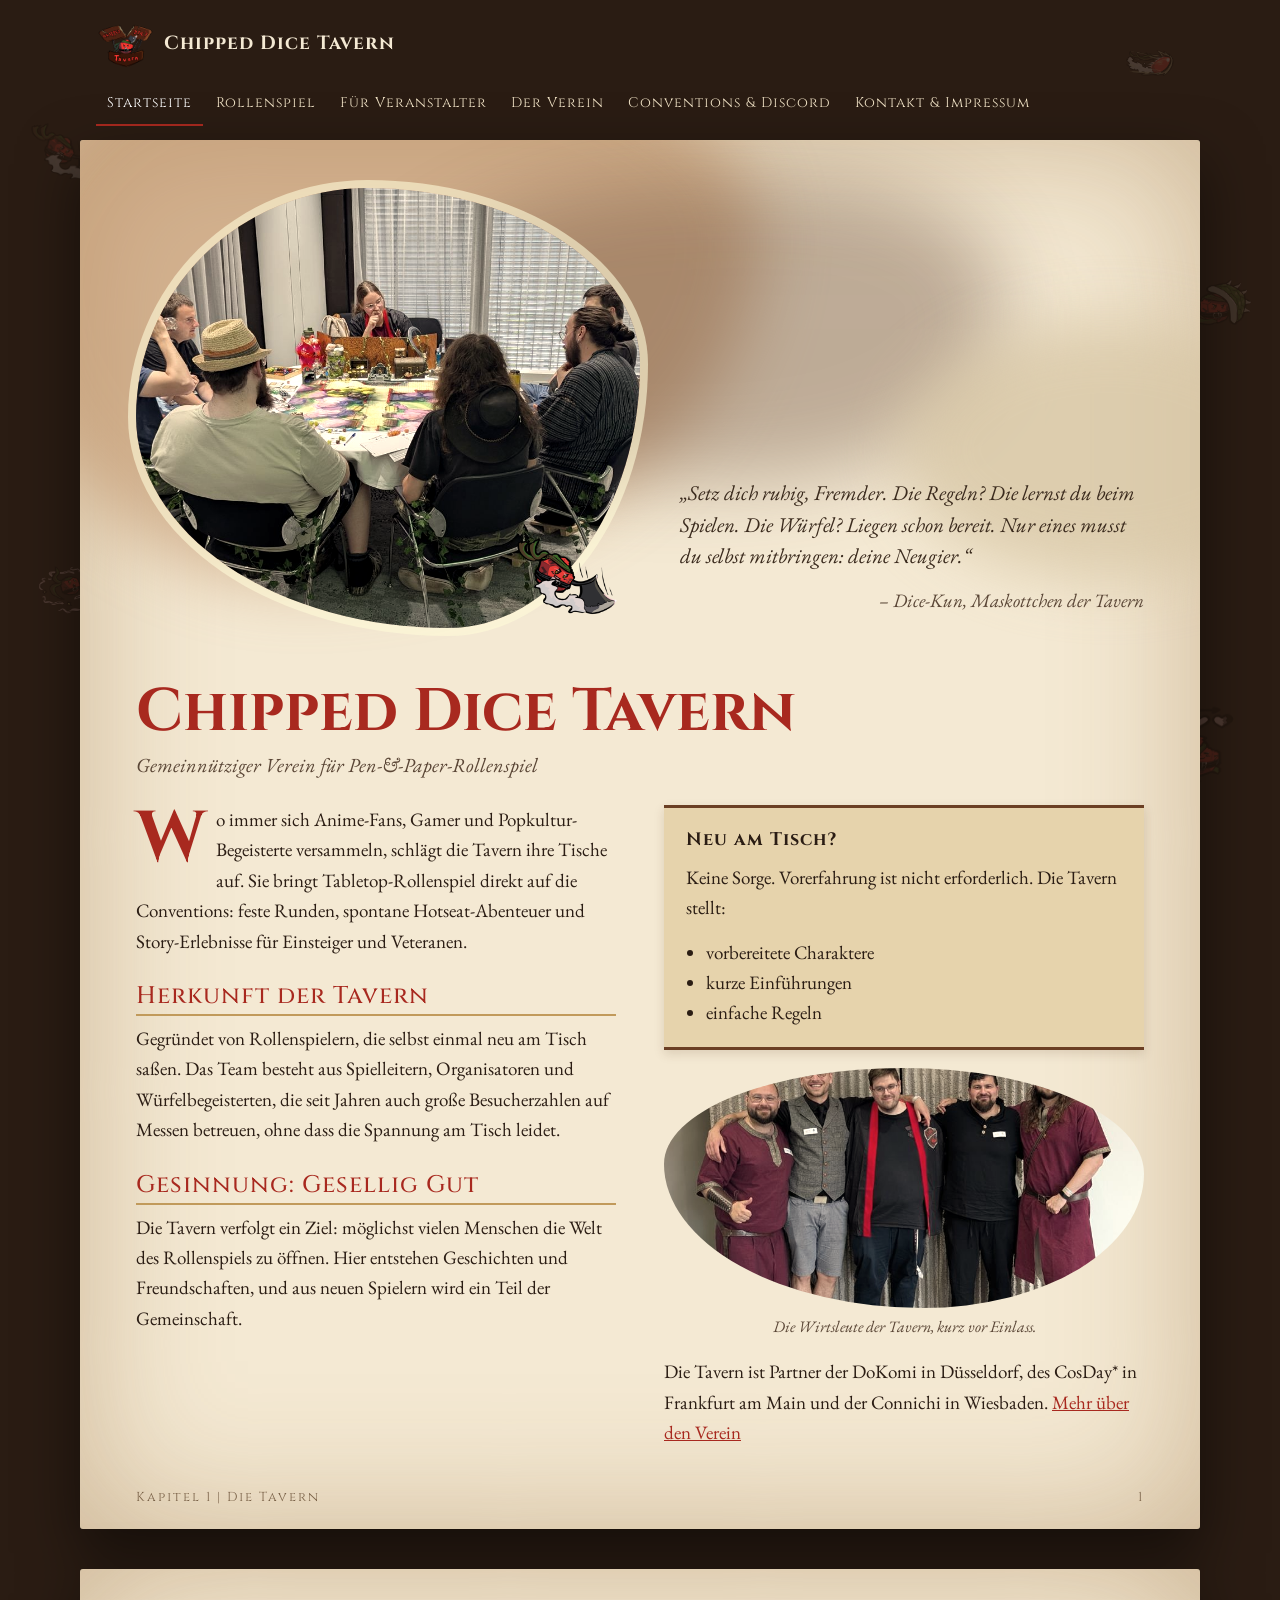
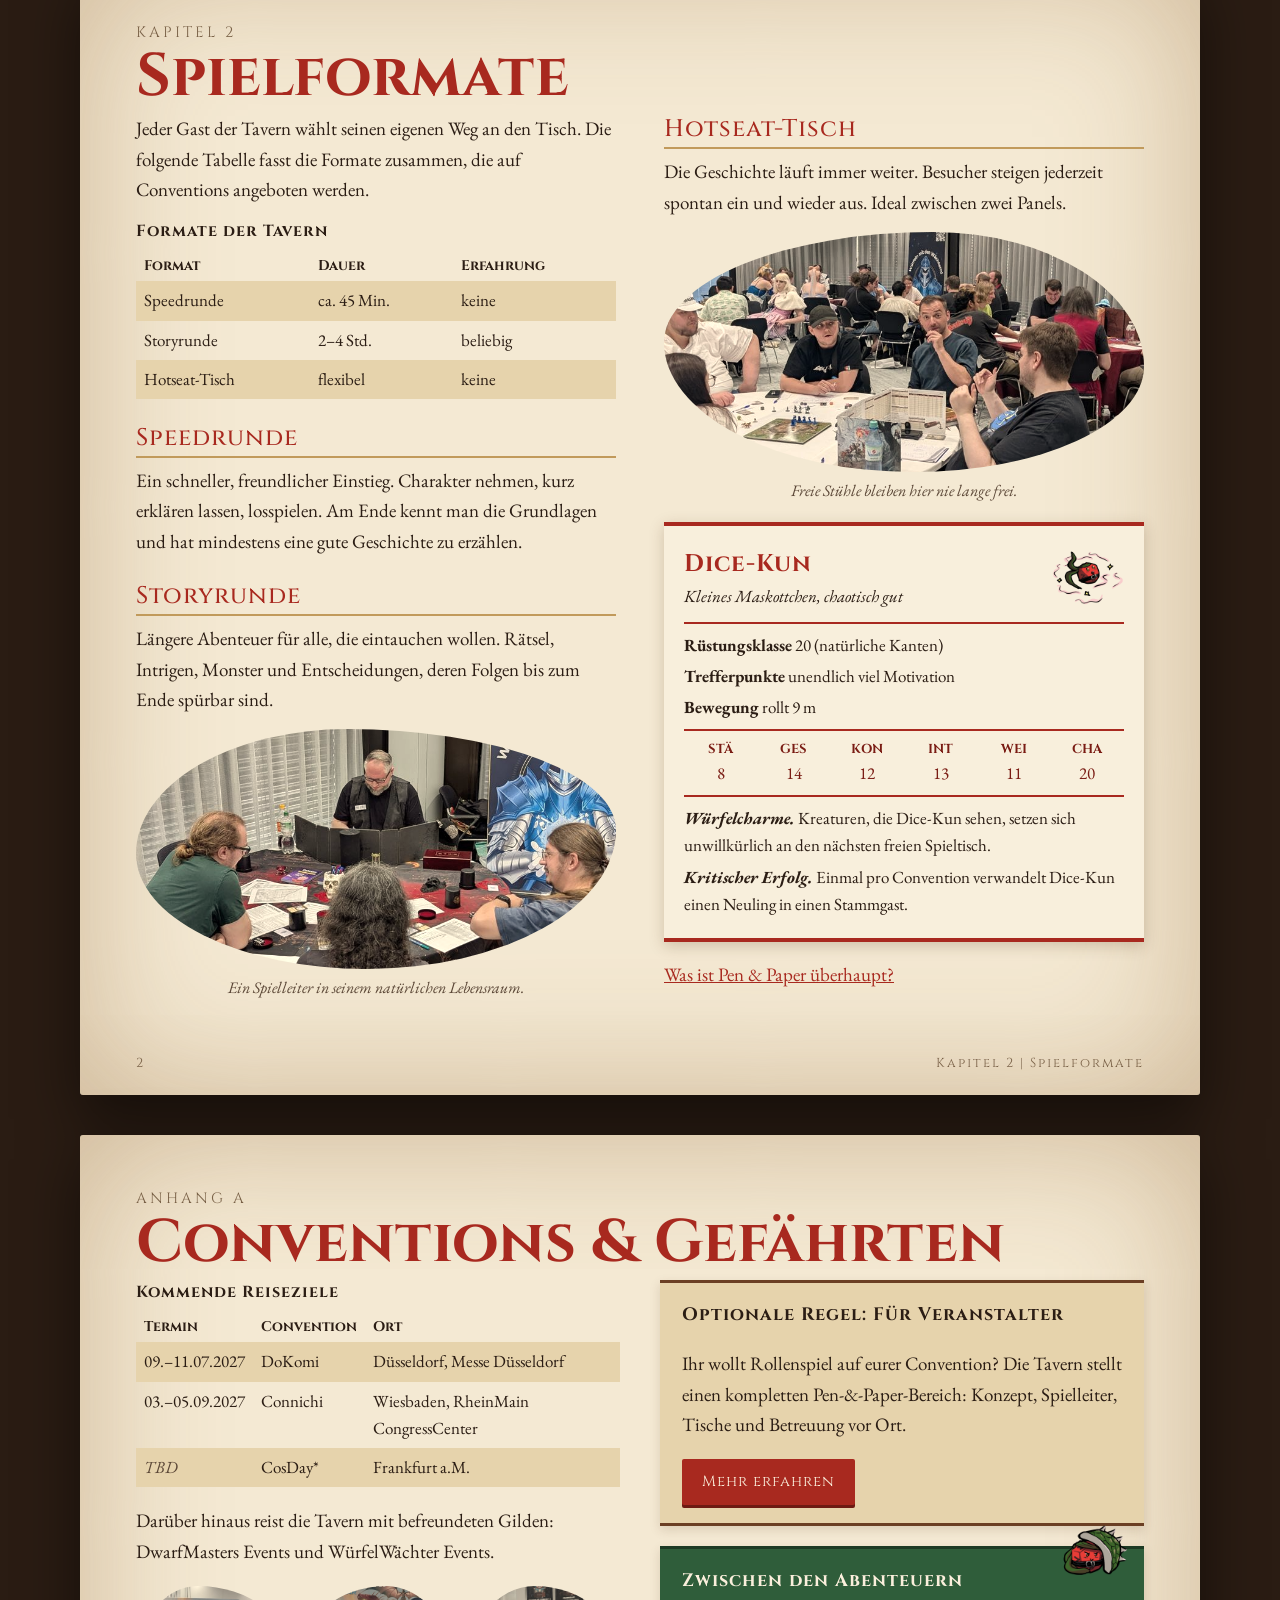
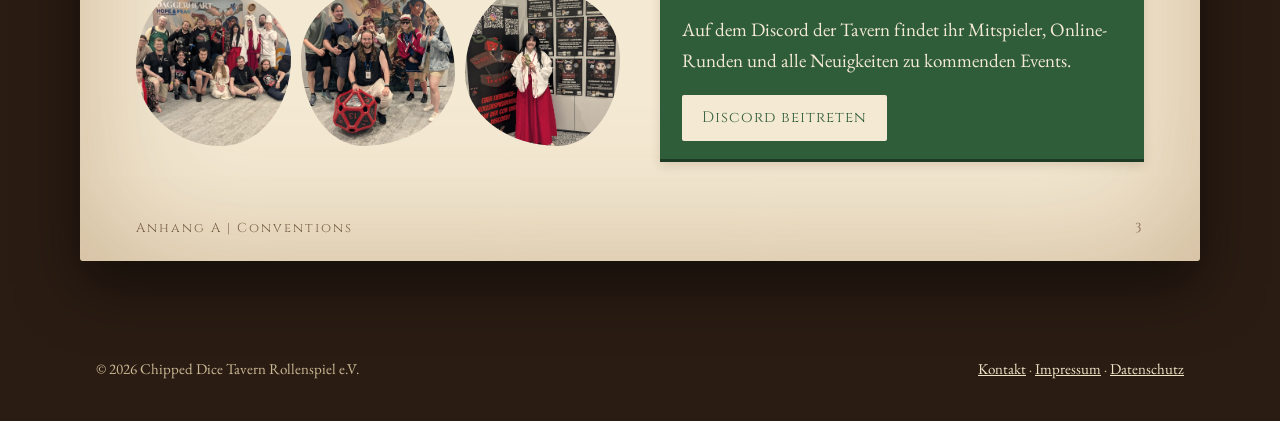
<file: index.html>
<!DOCTYPE html>
<html lang="de">
<head>
    <meta charset="UTF-8">
    <meta name="viewport" content="width=device-width, initial-scale=1.0">
    <title>Chipped Dice Tavern – Pen &amp; Paper auf Conventions</title>
    <meta name="description" content="Die Chipped Dice Tavern e.V. bringt Pen-&-Paper-Rollenspiel auf Anime-, Gaming- und Popkultur-Conventions.">
    <link rel="icon" type="image/png" href="assets/images/favicon.png">
    <link rel="preconnect" href="https://fonts.googleapis.com">
    <link rel="preconnect" href="https://fonts.gstatic.com" crossorigin>
    <link href="https://fonts.googleapis.com/css2?family=Cinzel:wght@500;700&amp;family=EB+Garamond:ital,wght@0,400;0,500;0,600;1,400&amp;display=swap" rel="stylesheet">
    <link rel="stylesheet" href="assets/css/style.css">
</head>
<body>
<a class="skip-link" href="#inhalt">Zum Inhalt springen</a>
<div class="drifters" aria-hidden="true">
    <img src="assets/Icons/dice_kun_atk_400x400.png" alt="">
    <img src="assets/Icons/dice_kun_def_400x400.png" alt="">
    <img src="assets/Icons/dice_kun_special_400x400.png" alt="">
    <img src="assets/Icons/dice_kun_healht_400x400.png" alt="">
    <img src="assets/Icons/dice_kun_int_400x400.png" alt="">
    <img src="assets/Icons/dice_kun_speed.2_400x400.png" alt="">
</div>

<header class="site-header">
    <a class="brand" href="index.html">
        <img src="assets/images/logo.png" alt="Chipped Dice Tavern Logo">
        <span>Chipped Dice Tavern</span>
    </a>
    <nav class="site-nav" aria-label="Hauptmenü">
        <ul>
            <li><a href="index.html" aria-current="page">Startseite</a></li>
            <li><a href="rollenspiel/index.html">Rollenspiel</a></li>
            <li><a href="veranstalter/index.html">Für Veranstalter</a></li>
            <li><a href="verein/index.html">Der Verein</a></li>
            <li><a href="conventions/index.html">Conventions &amp; Discord</a></li>
            <li><a href="kontakt/index.html">Kontakt &amp; Impressum</a></li>
        </ul>
    </nav>
</header>

<main id="inhalt">

<article class="sheet">
    <div class="wash wash-1" aria-hidden="true"></div>
    <div class="wash wash-2" aria-hidden="true"></div>
    <div class="wash wash-3" aria-hidden="true"></div>
    <div class="hero">
        <div class="hero-art">
            <img src="assets/images/tisch.jpg" alt="Heldengruppe an einem Spieltisch auf einer Convention">
            <img class="mascot bob" src="assets/Icons/dice_kun_atk_400x400.png" alt="">
        </div>
        <div class="hero-quote">
            <p class="flavor">„Setz dich ruhig, Fremder. Die Regeln? Die lernst du beim Spielen. Die Würfel? Liegen schon bereit. Nur eines musst du selbst mitbringen: deine Neugier.“</p>
            <p class="flavor-by">– Dice-Kun, Maskottchen der Tavern</p>
        </div>
    </div>
    <div class="sheet-body">
        <h1>Chipped Dice Tavern</h1>
        <p class="subtitle">Gemeinnütziger Verein für Pen-&amp;-Paper-Rollenspiel</p>
        <div class="cols">
            <p class="dropcap">Wo immer sich Anime-Fans, Gamer und Popkultur-Begeisterte versammeln, schlägt die Tavern ihre Tische auf. Sie bringt Tabletop-Rollenspiel direkt auf die Conventions: feste Runden, spontane Hotseat-Abenteuer und Story-Erlebnisse für Einsteiger und Veteranen.</p>
            <h2>Herkunft der Tavern</h2>
            <p>Gegründet von Rollenspielern, die selbst einmal neu am Tisch saßen. Das Team besteht aus Spielleitern, Organisatoren und Würfelbegeisterten, die seit Jahren auch große Besucherzahlen auf Messen betreuen, ohne dass die Spannung am Tisch leidet.</p>
            <h2>Gesinnung: Gesellig Gut</h2>
            <p>Die Tavern verfolgt ein Ziel: möglichst vielen Menschen die Welt des Rollenspiels zu öffnen. Hier entstehen Geschichten und Freundschaften, und aus neuen Spielern wird ein Teil der Gemeinschaft.</p>
            <aside class="box">
                <h3>Neu am Tisch?</h3>
                <p>Keine Sorge. Vorerfahrung ist nicht erforderlich. Die Tavern stellt:</p>
                <ul>
                    <li>vorbereitete Charaktere</li>
                    <li>kurze Einführungen</li>
                    <li>einfache Regeln</li>
                </ul>
            </aside>
            <figure class="plate">
                <img class="blob-a" src="assets/images/team.jpg" alt="Das Team der Chipped Dice Tavern">
                <figcaption>Die Wirtsleute der Tavern, kurz vor Einlass.</figcaption>
            </figure>
            <p>Die Tavern ist Partner der DoKomi in Düsseldorf, des CosDay* in Frankfurt am Main und der Connichi in Wiesbaden. <a href="verein/index.html">Mehr über den Verein</a></p>
        </div>
    </div>
    <div class="sheet-foot"><span>Kapitel 1 | Die Tavern</span><span>1</span></div>
</article>

<article class="sheet">
    <div class="sheet-body">
        <p class="kicker">Kapitel 2</p>
        <h2 class="h1">Spielformate</h2>
        <div class="cols">
            <p>Jeder Gast der Tavern wählt seinen eigenen Weg an den Tisch. Die folgende Tabelle fasst die Formate zusammen, die auf Conventions angeboten werden.</p>
            <div class="table-wrap">
                <table class="rb">
                    <caption>Formate der Tavern</caption>
                    <thead><tr><th scope="col">Format</th><th scope="col">Dauer</th><th scope="col">Erfahrung</th></tr></thead>
                    <tbody>
                        <tr><td>Speedrunde</td><td>ca. 45 Min.</td><td>keine</td></tr>
                        <tr><td>Storyrunde</td><td>2–4 Std.</td><td>beliebig</td></tr>
                        <tr><td>Hotseat-Tisch</td><td>flexibel</td><td>keine</td></tr>
                    </tbody>
                </table>
            </div>
            <h2>Speedrunde</h2>
            <p>Ein schneller, freundlicher Einstieg. Charakter nehmen, kurz erklären lassen, losspielen. Am Ende kennt man die Grundlagen und hat mindestens eine gute Geschichte zu erzählen.</p>
            <h2>Storyrunde</h2>
            <p>Längere Abenteuer für alle, die eintauchen wollen. Rätsel, Intrigen, Monster und Entscheidungen, deren Folgen bis zum Ende spürbar sind.</p>
            <figure class="plate">
                <img class="blob-b" src="assets/images/spielleiter.jpg" alt="Spielleiter erzählt einer Gruppe eine Geschichte">
                <figcaption>Ein Spielleiter in seinem natürlichen Lebensraum.</figcaption>
            </figure>
            <h2>Hotseat-Tisch</h2>
            <p>Die Geschichte läuft immer weiter. Besucher steigen jederzeit spontan ein und wieder aus. Ideal zwischen zwei Panels.</p>
            <figure class="plate">
                <img class="blob-c" src="assets/images/hotseat.jpg" alt="Offene Spieltische in der Convention-Halle">
                <figcaption>Freie Stühle bleiben hier nie lange frei.</figcaption>
            </figure>
            <section class="statblock" aria-label="Werteblock Dice-Kun">
                <div class="head">
                    <div>
                        <h3>Dice-Kun</h3>
                        <p class="type">Kleines Maskottchen, chaotisch gut</p>
                    </div>
                    <img class="bob2" src="assets/Icons/dice_kun_special_400x400.png" alt="">
                </div>
                <hr>
                <p><strong>Rüstungsklasse</strong> 20 (natürliche Kanten)</p>
                <p><strong>Trefferpunkte</strong> unendlich viel Motivation</p>
                <p><strong>Bewegung</strong> rollt 9 m</p>
                <hr>
                <dl>
                    <div><dt>STÄ</dt><dd>8</dd></div>
                    <div><dt>GES</dt><dd>14</dd></div>
                    <div><dt>KON</dt><dd>12</dd></div>
                    <div><dt>INT</dt><dd>13</dd></div>
                    <div><dt>WEI</dt><dd>11</dd></div>
                    <div><dt>CHA</dt><dd>20</dd></div>
                </dl>
                <hr>
                <p><strong><em>Würfelcharme.</em></strong> Kreaturen, die Dice-Kun sehen, setzen sich unwillkürlich an den nächsten freien Spieltisch.</p>
                <p><strong><em>Kritischer Erfolg.</em></strong> Einmal pro Convention verwandelt Dice-Kun einen Neuling in einen Stammgast.</p>
            </section>
            <p><a href="rollenspiel/index.html">Was ist Pen &amp; Paper überhaupt?</a></p>
        </div>
    </div>
    <div class="sheet-foot"><span>2</span><span>Kapitel 2 | Spielformate</span></div>
</article>

<article class="sheet">
    <div class="sheet-body">
        <p class="kicker">Anhang A</p>
        <h2 class="h1">Conventions &amp; Gefährten</h2>
        <div class="split">
            <div>
                <div class="table-wrap">
                <table class="rb dates">
                    <caption>Kommende Reiseziele</caption>
                    <thead><tr><th scope="col">Termin</th><th scope="col">Convention</th><th scope="col">Ort</th></tr></thead>
                    <tbody>
                        <tr><td>09.–11.07.2027</td><td>DoKomi</td><td>Düsseldorf, Messe Düsseldorf</td></tr>
                        <tr><td>03.–05.09.2027</td><td>Connichi</td><td>Wiesbaden, RheinMain CongressCenter</td></tr>
                        <tr><td class="tbd">TBD</td><td>CosDay*</td><td>Frankfurt a.M.</td></tr>
                    </tbody>
                </table>
            </div>
                <p>Darüber hinaus reist die Tavern mit befreundeten Gilden: DwarfMasters Events und WürfelWächter Events.</p>
                <div class="gallery">
                    <img src="assets/images/gruppe.jpg" alt="Gruppenfoto der Gemeinschaft">
                    <img src="assets/images/w20.jpg" alt="Spieler mit einem riesigen W20">
                    <img src="assets/images/banner.jpg" alt="Cosplayerin vor dem Tavern-Banner">
                </div>
            </div>
            <div class="stack">
                <aside class="box">
                    <h3>Optionale Regel: Für Veranstalter</h3>
                    <p>Ihr wollt Rollenspiel auf eurer Convention? Die Tavern stellt einen kompletten Pen-&amp;-Paper-Bereich: Konzept, Spielleiter, Tische und Betreuung vor Ort.</p>
                    <a class="btn" href="veranstalter/index.html">Mehr erfahren</a>
                </aside>
                <aside class="box box-green">
                    <h3>Zwischen den Abenteuern</h3>
                    <p>Auf dem Discord der Tavern findet ihr Mitspieler, Online-Runden und alle Neuigkeiten zu kommenden Events.</p>
                    <a class="btn btn-light" href="https://discord.gg/w42nGvPK2A" target="_blank" rel="noopener">Discord beitreten</a>
                    <img class="mascot bob" src="assets/Icons/dice_kun_def_400x400.png" alt="">
                </aside>
            </div>
        </div>
    </div>
    <div class="sheet-foot"><span>Anhang A | Conventions</span><span>3</span></div>
</article>

</main>

<footer class="site-footer">
    <span>&copy; 2026 Chipped Dice Tavern Rollenspiel e.V.</span>
    <span><a href="kontakt/index.html#kontakt">Kontakt</a> · <a href="kontakt/index.html#impressum">Impressum</a> · <a href="kontakt/index.html#datenschutz">Datenschutz</a></span>
</footer>
</body>
</html>
</file>
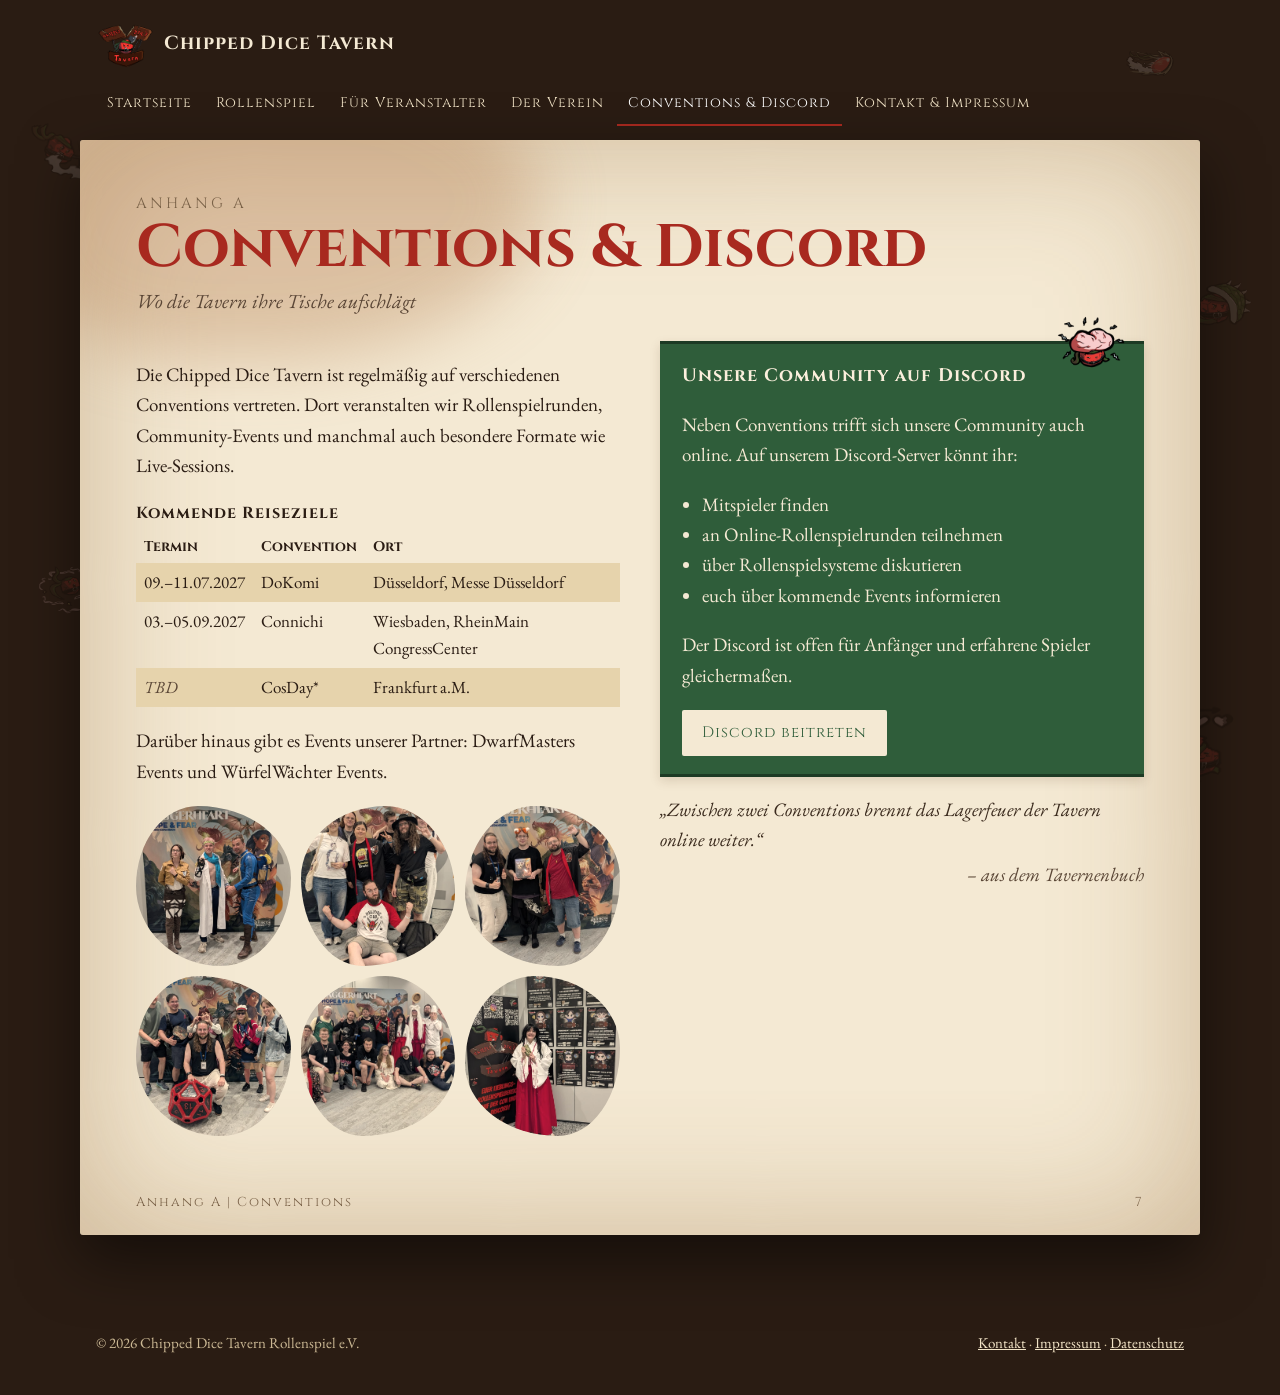
<file: conventions/index.html>
<!DOCTYPE html>
<html lang="de">
<head>
    <meta charset="UTF-8">
    <meta name="viewport" content="width=device-width, initial-scale=1.0">
    <title>Conventions &amp; Discord – Chipped Dice Tavern</title>
    <meta name="description" content="Die nächsten Conventions der Chipped Dice Tavern und unsere Discord-Community.">
    <link rel="icon" type="image/png" href="../assets/images/favicon.png">
    <link rel="preconnect" href="https://fonts.googleapis.com">
    <link rel="preconnect" href="https://fonts.gstatic.com" crossorigin>
    <link href="https://fonts.googleapis.com/css2?family=Cinzel:wght@500;700&amp;family=EB+Garamond:ital,wght@0,400;0,500;0,600;1,400&amp;display=swap" rel="stylesheet">
    <link rel="stylesheet" href="../assets/css/style.css">
</head>
<body>
<a class="skip-link" href="#inhalt">Zum Inhalt springen</a>
<div class="drifters" aria-hidden="true">
    <img src="../assets/Icons/dice_kun_atk_400x400.png" alt="">
    <img src="../assets/Icons/dice_kun_def_400x400.png" alt="">
    <img src="../assets/Icons/dice_kun_special_400x400.png" alt="">
    <img src="../assets/Icons/dice_kun_healht_400x400.png" alt="">
    <img src="../assets/Icons/dice_kun_int_400x400.png" alt="">
    <img src="../assets/Icons/dice_kun_speed.2_400x400.png" alt="">
</div>

<header class="site-header">
    <a class="brand" href="../index.html">
        <img src="../assets/images/logo.png" alt="Chipped Dice Tavern Logo">
        <span>Chipped Dice Tavern</span>
    </a>
    <nav class="site-nav" aria-label="Hauptmenü">
        <ul>
            <li><a href="../index.html">Startseite</a></li>
            <li><a href="../rollenspiel/index.html">Rollenspiel</a></li>
            <li><a href="../veranstalter/index.html">Für Veranstalter</a></li>
            <li><a href="../verein/index.html">Der Verein</a></li>
            <li><a href="../conventions/index.html" aria-current="page">Conventions &amp; Discord</a></li>
            <li><a href="../kontakt/index.html">Kontakt &amp; Impressum</a></li>
        </ul>
    </nav>
</header>

<main id="inhalt">

<article class="sheet">
    <div class="wash wash-small" aria-hidden="true"></div>
    <div class="sheet-body">
        <p class="kicker">Anhang A</p>
        <h1>Conventions &amp; Discord</h1>
        <p class="subtitle">Wo die Tavern ihre Tische aufschlägt</p>
        <div class="split">
            <div>
                <p>Die Chipped Dice Tavern ist regelmäßig auf verschiedenen Conventions vertreten. Dort veranstalten wir Rollenspielrunden, Community-Events und manchmal auch besondere Formate wie Live-Sessions.</p>
                <div class="table-wrap">
                <table class="rb dates">
                    <caption>Kommende Reiseziele</caption>
                    <thead><tr><th scope="col">Termin</th><th scope="col">Convention</th><th scope="col">Ort</th></tr></thead>
                    <tbody>
                        <tr><td>09.–11.07.2027</td><td>DoKomi</td><td>Düsseldorf, Messe Düsseldorf</td></tr>
                        <tr><td>03.–05.09.2027</td><td>Connichi</td><td>Wiesbaden, RheinMain CongressCenter</td></tr>
                        <tr><td class="tbd">TBD</td><td>CosDay*</td><td>Frankfurt a.M.</td></tr>
                    </tbody>
                </table>
            </div>
                <p>Darüber hinaus gibt es Events unserer Partner: DwarfMasters Events und WürfelWächter Events.</p>
                <div class="gallery">
                    <img src="../assets/images/cosplay.jpg" alt="Cosplayer vor der Fotowand">
                    <img src="../assets/images/gruppe2.jpg" alt="Gruppenfoto mit Spielern">
                    <img src="../assets/images/gaeste.jpg" alt="Gäste der Tavern">
                    <img src="../assets/images/w20.jpg" alt="Spieler mit einem riesigen W20">
                    <img src="../assets/images/gruppe.jpg" alt="Große Gruppe der Community">
                    <img src="../assets/images/banner.jpg" alt="Cosplayerin vor dem Tavern-Banner">
                </div>
            </div>
            <div class="stack">
                <aside class="box box-green">
                    <h3>Unsere Community auf Discord</h3>
                    <p>Neben Conventions trifft sich unsere Community auch online. Auf unserem Discord-Server könnt ihr:</p>
                    <ul>
                        <li>Mitspieler finden</li>
                        <li>an Online-Rollenspielrunden teilnehmen</li>
                        <li>über Rollenspielsysteme diskutieren</li>
                        <li>euch über kommende Events informieren</li>
                    </ul>
                    <p>Der Discord ist offen für Anfänger und erfahrene Spieler gleichermaßen.</p>
                    <a class="btn btn-light" href="https://discord.gg/w42nGvPK2A" target="_blank" rel="noopener">Discord beitreten</a>
                    <img class="mascot bob" src="../assets/Icons/dice_kun_int_400x400.png" alt="">
                </aside>
                <blockquote class="flavor-block">
                    <p>„Zwischen zwei Conventions brennt das Lagerfeuer der Tavern online weiter.“</p>
                    <footer>– aus dem Tavernenbuch</footer>
                </blockquote>
            </div>
        </div>
    </div>
    <div class="sheet-foot"><span>Anhang A | Conventions</span><span>7</span></div>
</article>

</main>

<footer class="site-footer">
    <span>&copy; 2026 Chipped Dice Tavern Rollenspiel e.V.</span>
    <span><a href="../kontakt/index.html#kontakt">Kontakt</a> · <a href="../kontakt/index.html#impressum">Impressum</a> · <a href="../kontakt/index.html#datenschutz">Datenschutz</a></span>
</footer>
</body>
</html>
</file>
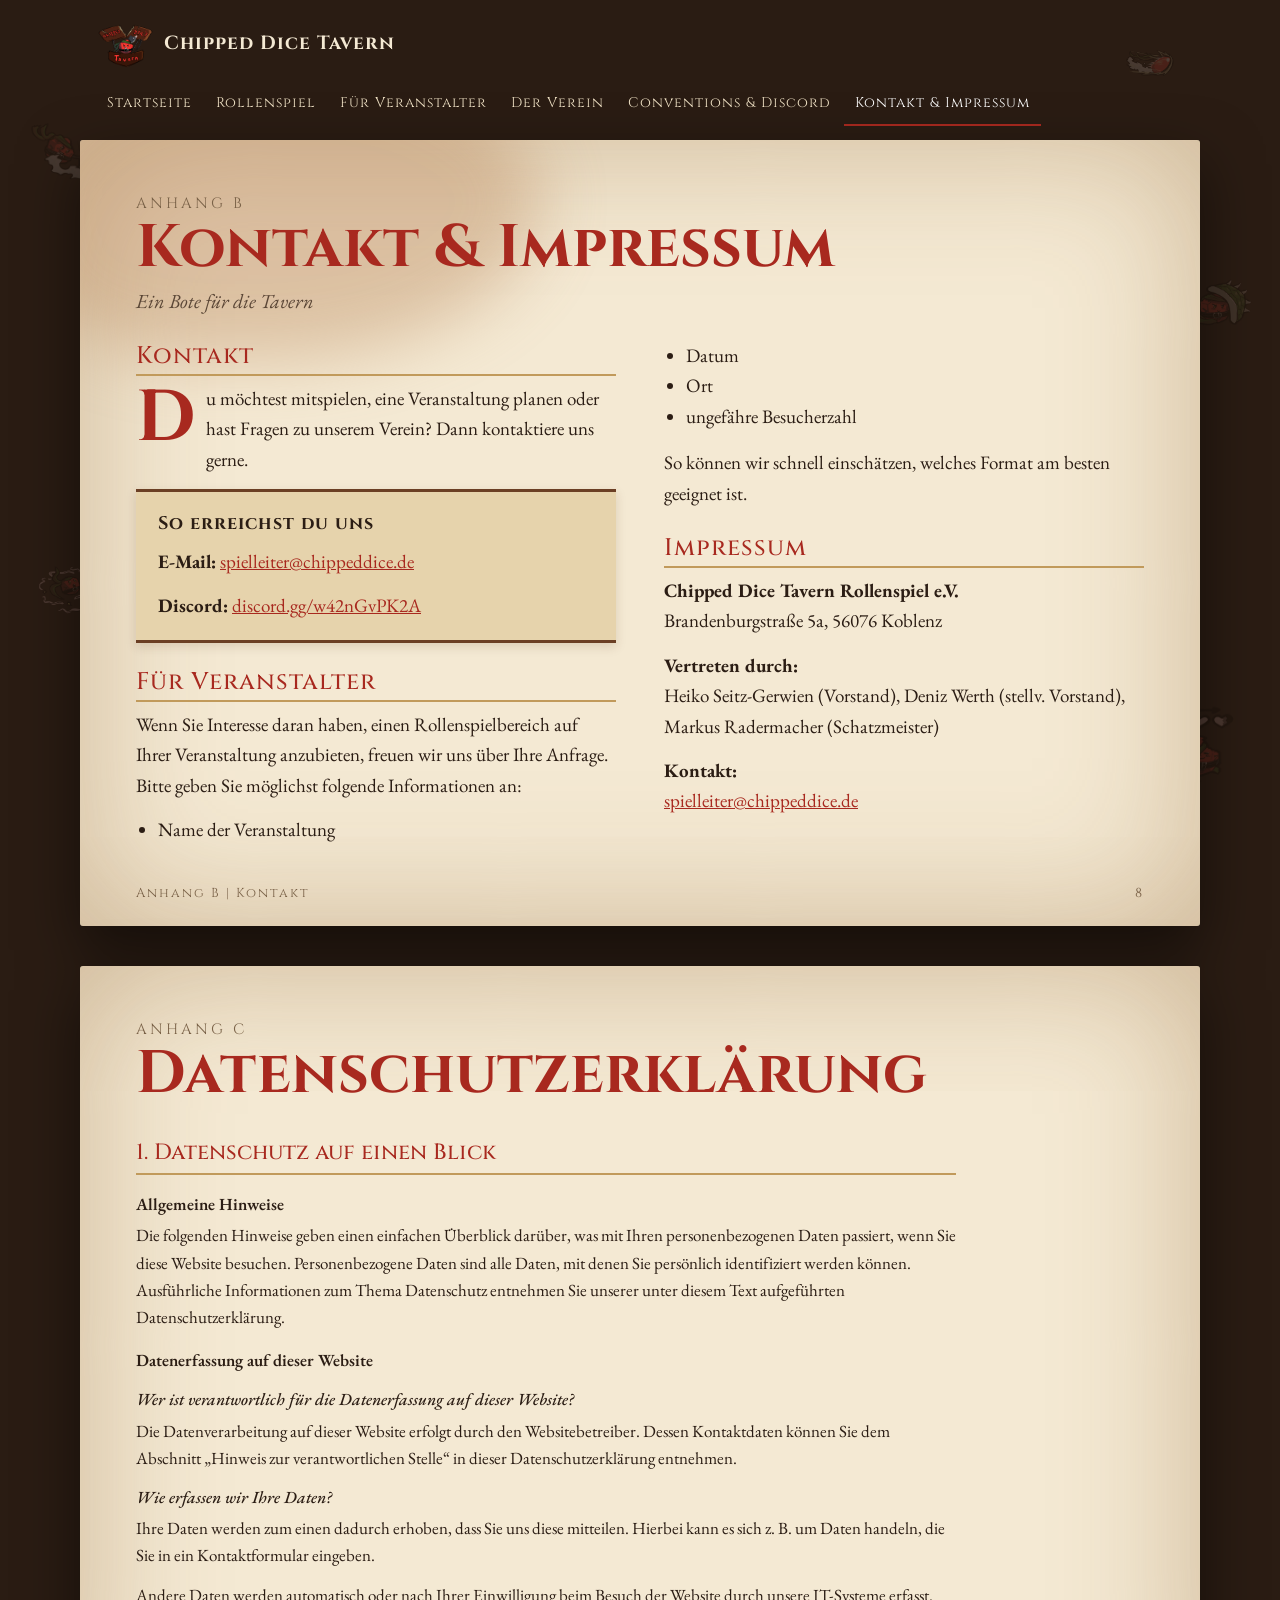
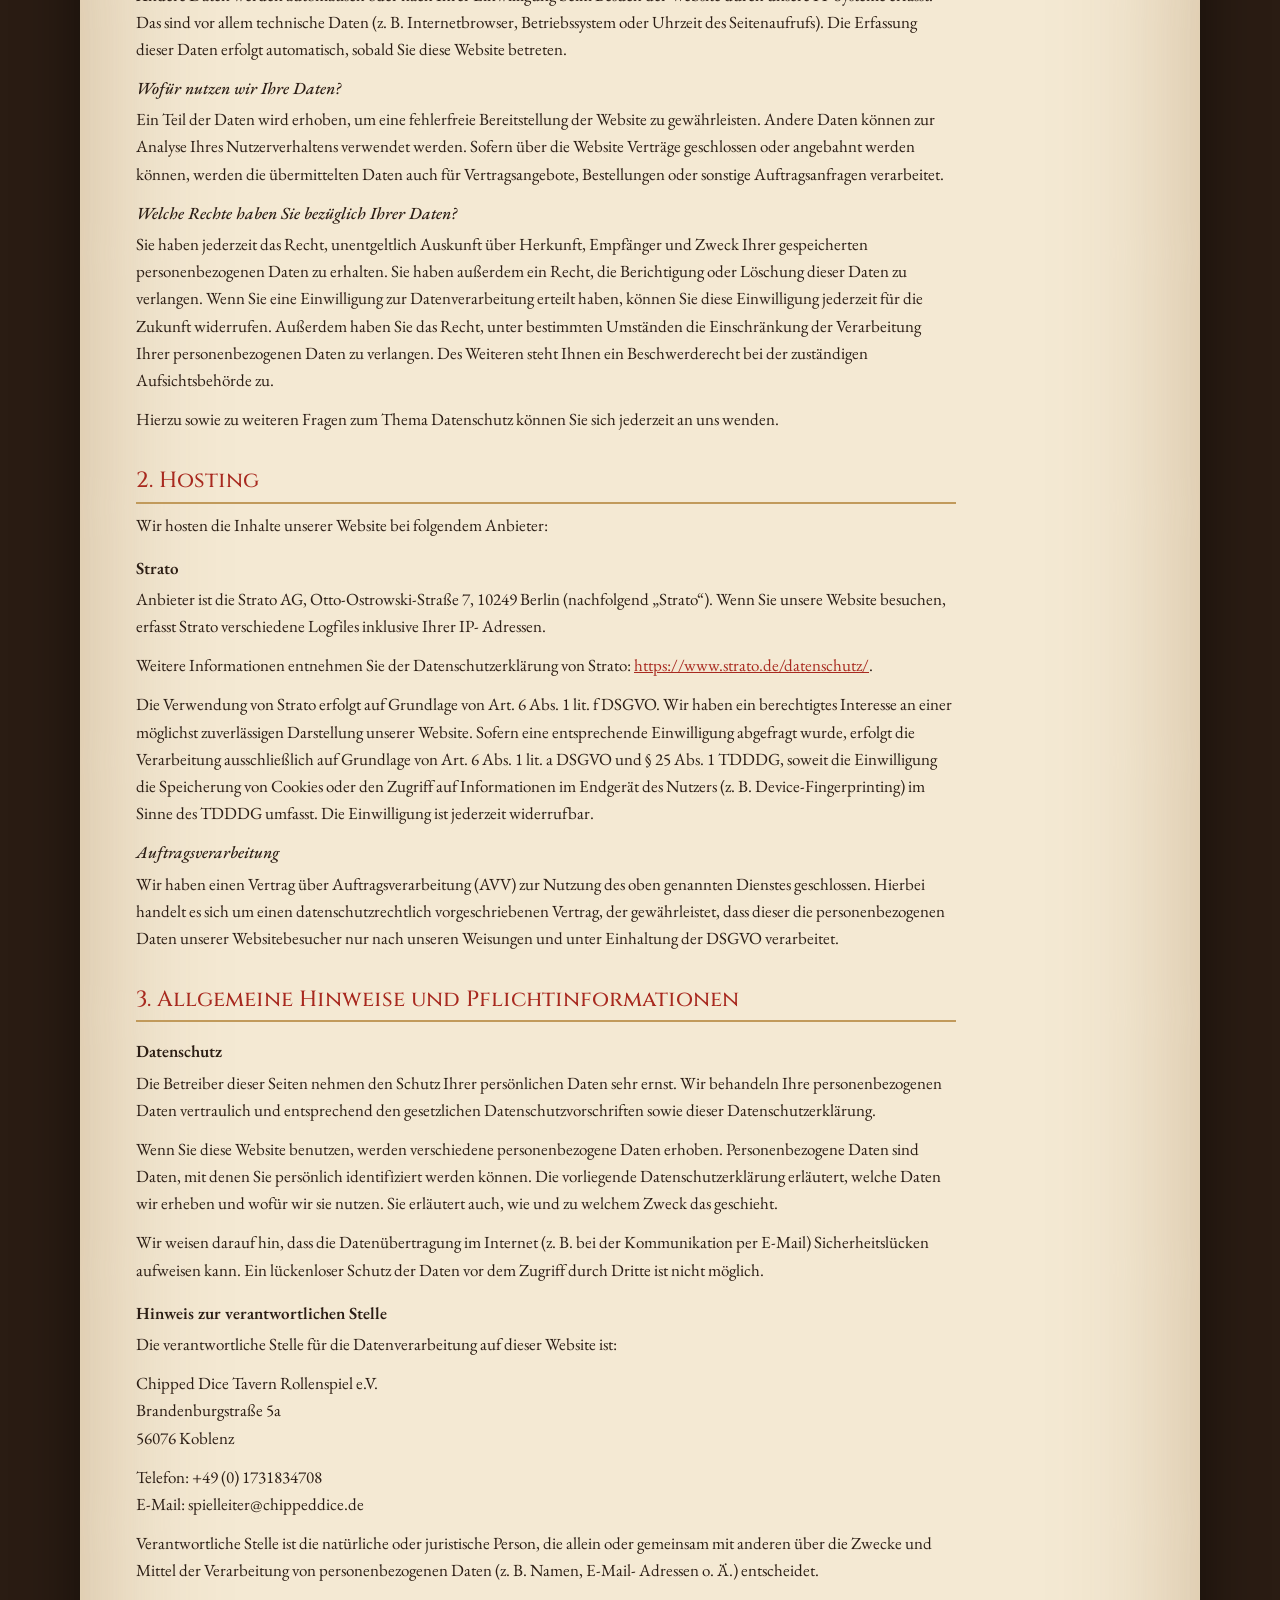
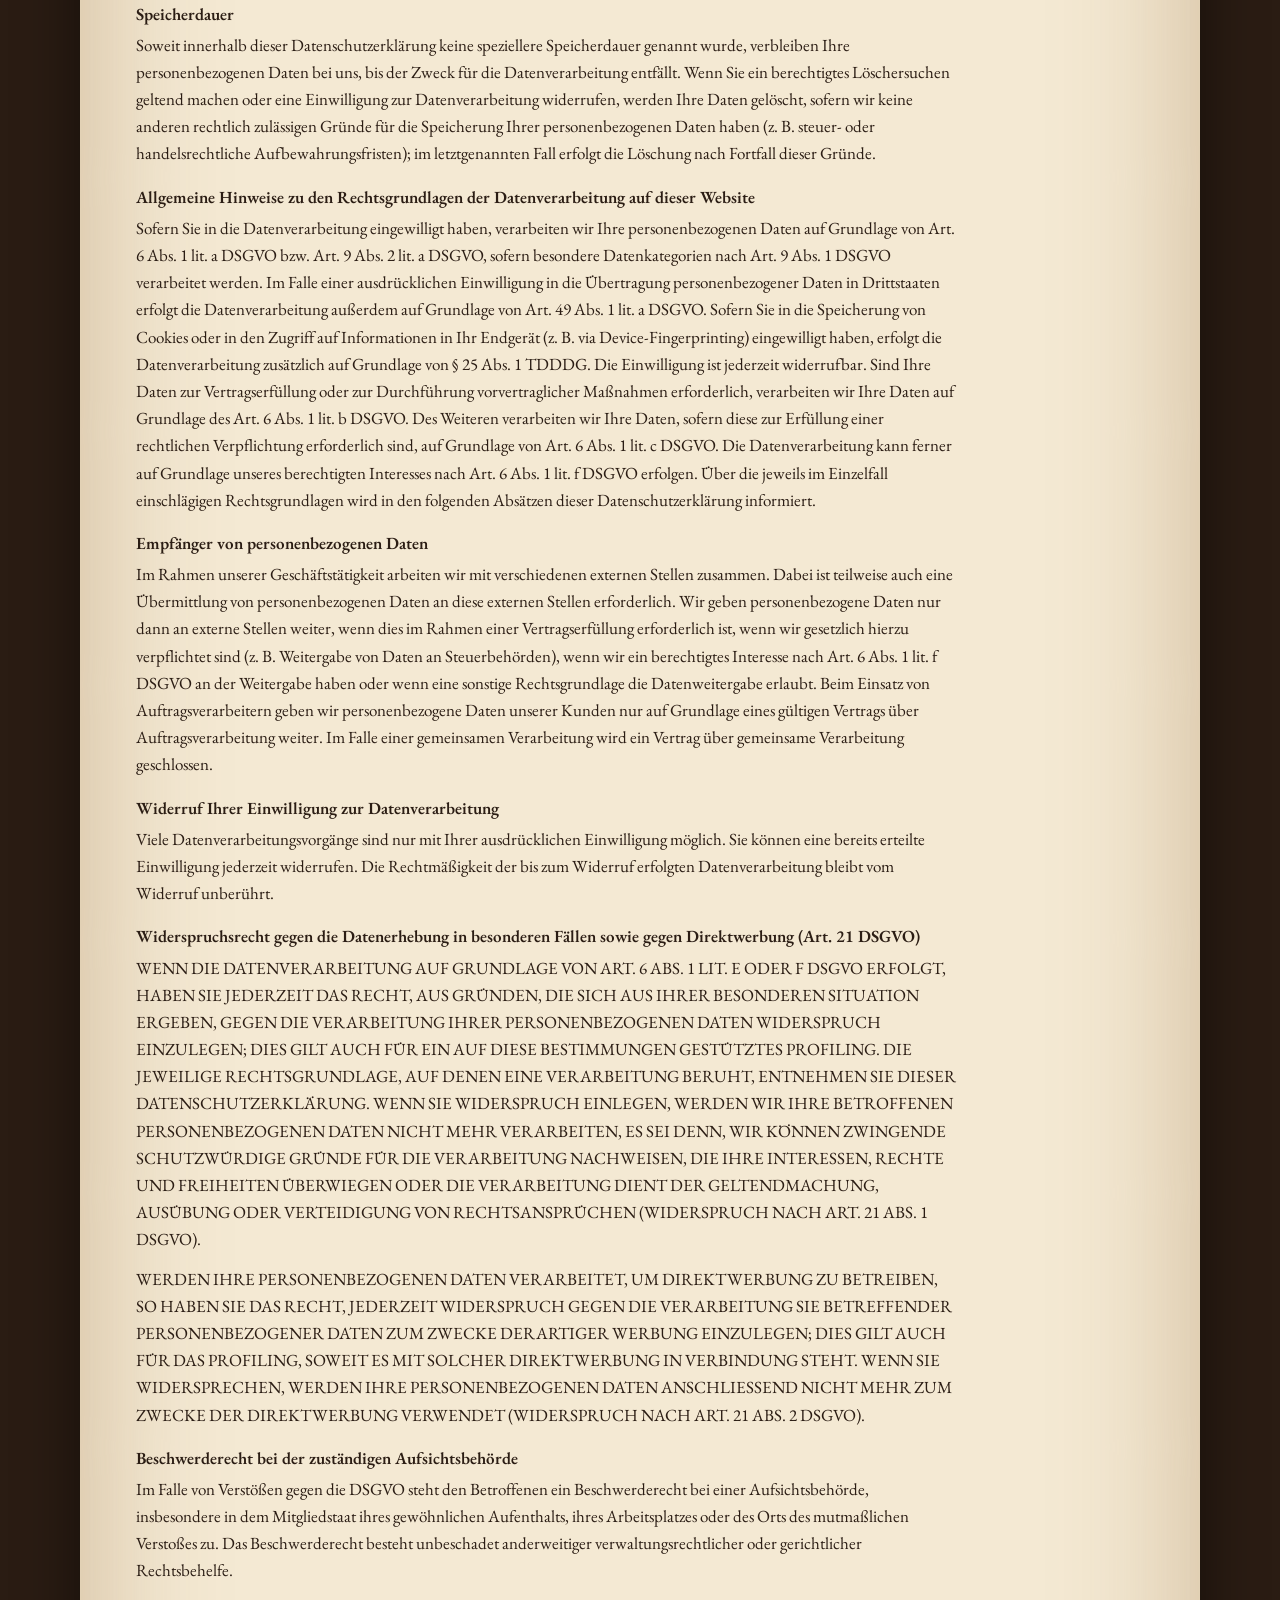
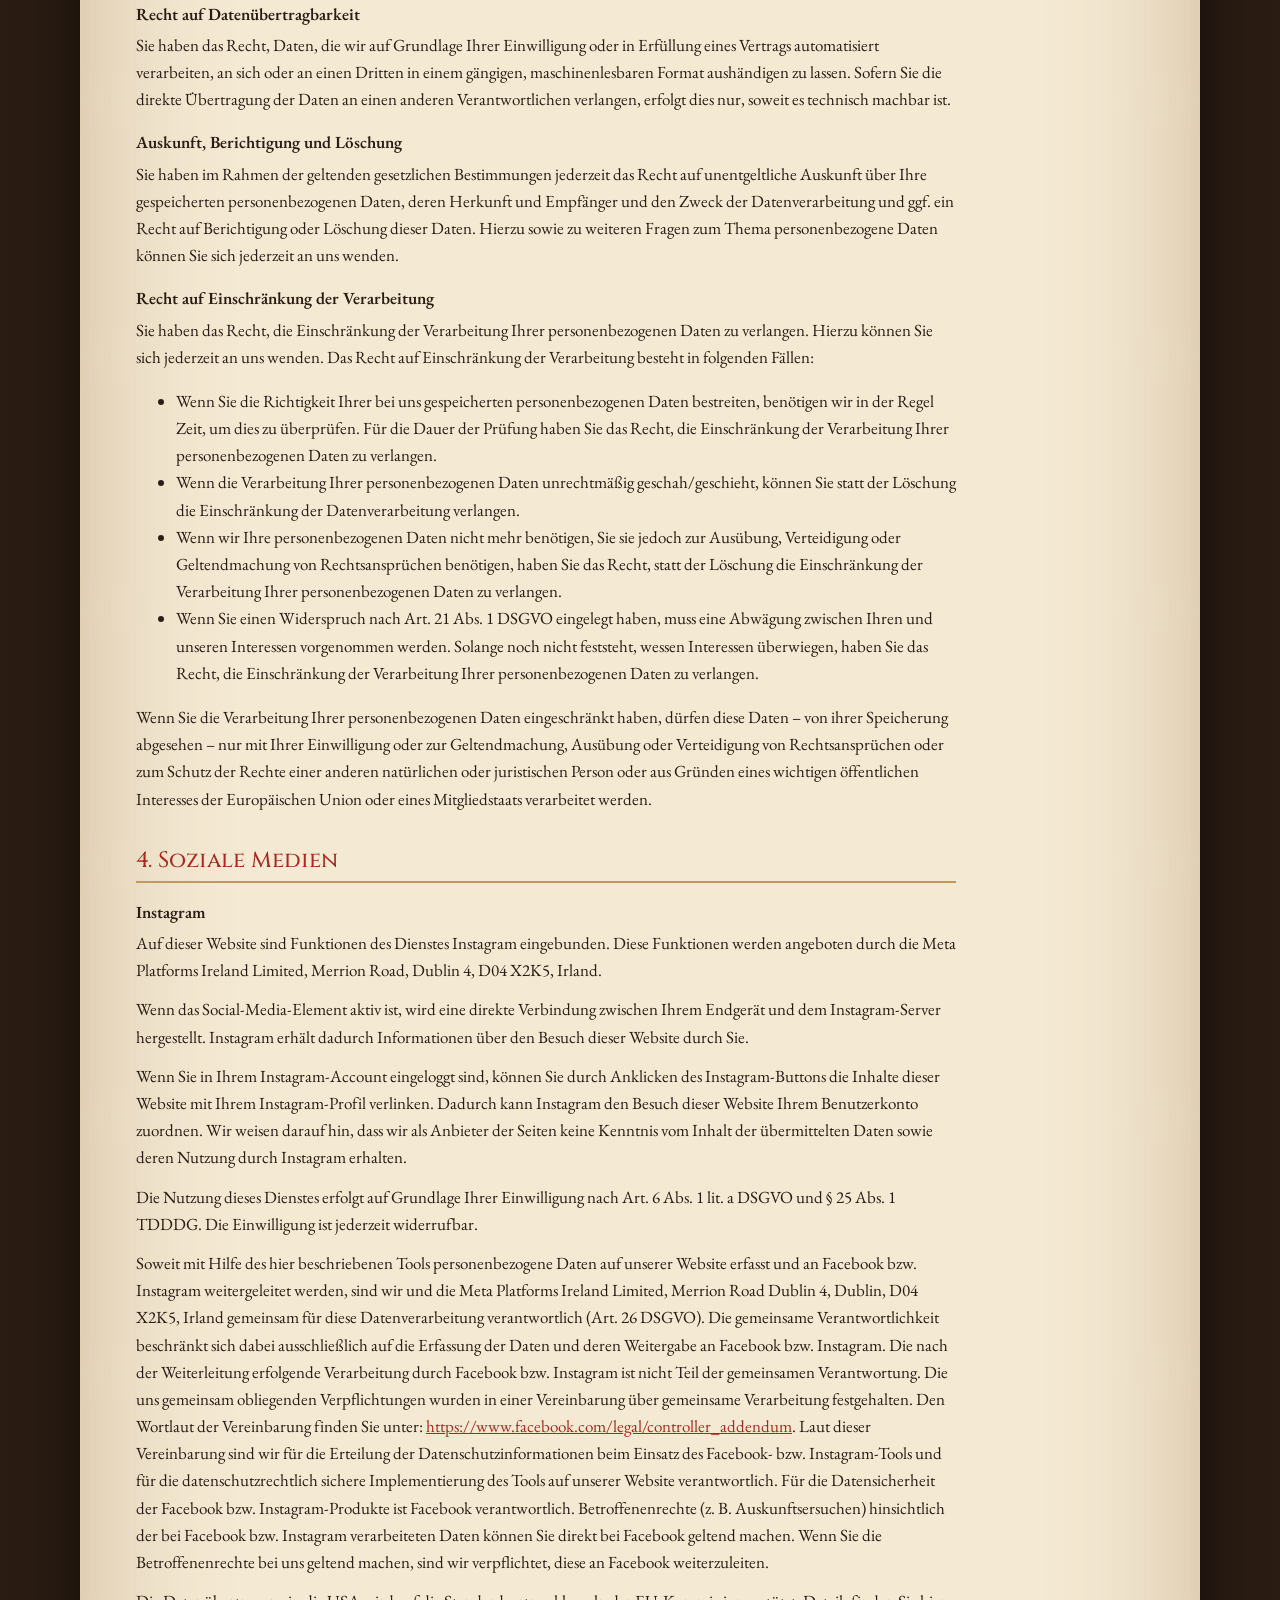
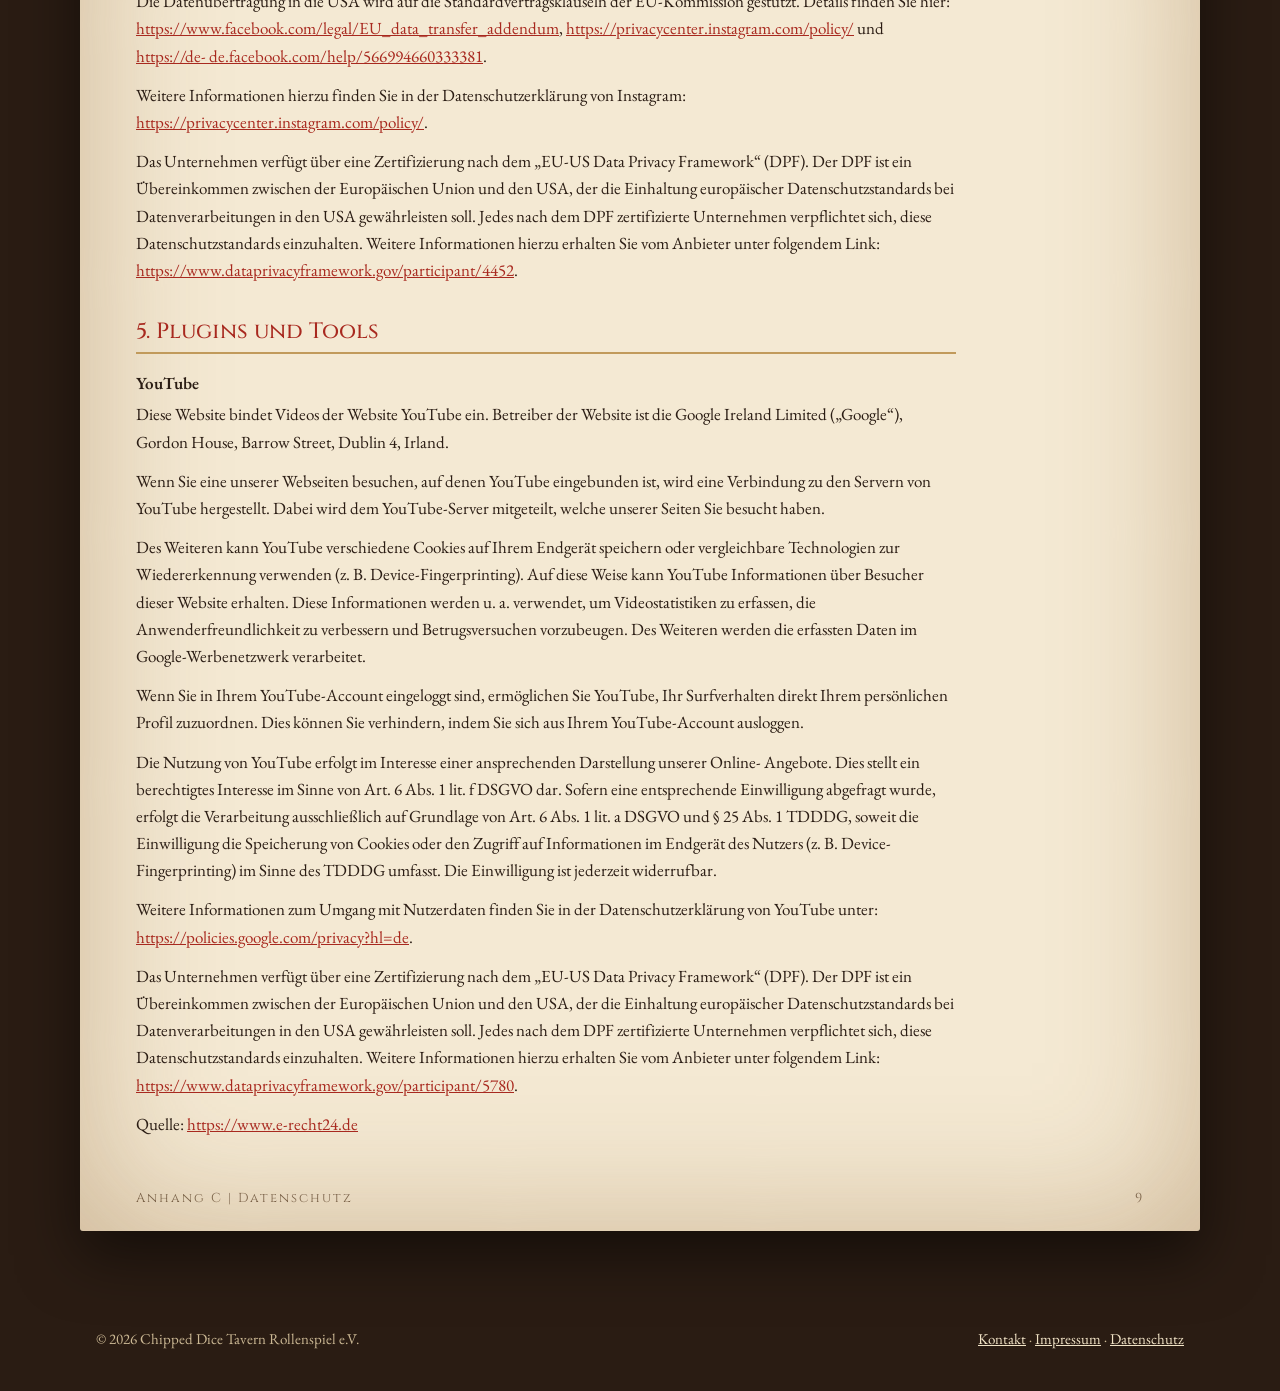
<file: kontakt/index.html>
<!DOCTYPE html>
<html lang="de">
<head>
    <meta charset="UTF-8">
    <meta name="viewport" content="width=device-width, initial-scale=1.0">
    <title>Kontakt &amp; Impressum – Chipped Dice Tavern</title>
    <meta name="description" content="Kontakt, Impressum und Datenschutzerklärung der Chipped Dice Tavern Rollenspiel e.V.">
    <link rel="icon" type="image/png" href="../assets/images/favicon.png">
    <link rel="preconnect" href="https://fonts.googleapis.com">
    <link rel="preconnect" href="https://fonts.gstatic.com" crossorigin>
    <link href="https://fonts.googleapis.com/css2?family=Cinzel:wght@500;700&amp;family=EB+Garamond:ital,wght@0,400;0,500;0,600;1,400&amp;display=swap" rel="stylesheet">
    <link rel="stylesheet" href="../assets/css/style.css">
</head>
<body>
<a class="skip-link" href="#inhalt">Zum Inhalt springen</a>
<div class="drifters" aria-hidden="true">
    <img src="../assets/Icons/dice_kun_atk_400x400.png" alt="">
    <img src="../assets/Icons/dice_kun_def_400x400.png" alt="">
    <img src="../assets/Icons/dice_kun_special_400x400.png" alt="">
    <img src="../assets/Icons/dice_kun_healht_400x400.png" alt="">
    <img src="../assets/Icons/dice_kun_int_400x400.png" alt="">
    <img src="../assets/Icons/dice_kun_speed.2_400x400.png" alt="">
</div>

<header class="site-header">
    <a class="brand" href="../index.html">
        <img src="../assets/images/logo.png" alt="Chipped Dice Tavern Logo">
        <span>Chipped Dice Tavern</span>
    </a>
    <nav class="site-nav" aria-label="Hauptmenü">
        <ul>
            <li><a href="../index.html">Startseite</a></li>
            <li><a href="../rollenspiel/index.html">Rollenspiel</a></li>
            <li><a href="../veranstalter/index.html">Für Veranstalter</a></li>
            <li><a href="../verein/index.html">Der Verein</a></li>
            <li><a href="../conventions/index.html">Conventions &amp; Discord</a></li>
            <li><a href="../kontakt/index.html" aria-current="page">Kontakt &amp; Impressum</a></li>
        </ul>
    </nav>
</header>

<main id="inhalt">

<article class="sheet" id="kontakt">
    <div class="wash wash-small" aria-hidden="true"></div>
    <div class="sheet-body">
        <p class="kicker">Anhang B</p>
        <h1>Kontakt &amp; Impressum</h1>
        <p class="subtitle">Ein Bote für die Tavern</p>
        <div class="cols">
            <h2>Kontakt</h2>
            <p class="dropcap">Du möchtest mitspielen, eine Veranstaltung planen oder hast Fragen zu unserem Verein? Dann kontaktiere uns gerne.</p>
            <aside class="box">
                <h3>So erreichst du uns</h3>
                <p><strong>E-Mail:</strong> <a href="mailto:spielleiter@chippeddice.de">spielleiter@chippeddice.de</a></p>
                <p><strong>Discord:</strong> <a href="https://discord.gg/w42nGvPK2A" target="_blank" rel="noopener">discord.gg/w42nGvPK2A</a></p>
            </aside>
            <h2>Für Veranstalter</h2>
            <p>Wenn Sie Interesse daran haben, einen Rollenspielbereich auf Ihrer Veranstaltung anzubieten, freuen wir uns über Ihre Anfrage. Bitte geben Sie möglichst folgende Informationen an:</p>
            <ul>
                <li>Name der Veranstaltung</li>
                <li>Datum</li>
                <li>Ort</li>
                <li>ungefähre Besucherzahl</li>
            </ul>
            <p>So können wir schnell einschätzen, welches Format am besten geeignet ist.</p>
            <h2 id="impressum">Impressum</h2>
            <p><strong>Chipped Dice Tavern Rollenspiel e.V.</strong><br>
            Brandenburgstraße 5a, 56076 Koblenz</p>
            <p><strong>Vertreten durch:</strong><br>
            Heiko Seitz-Gerwien (Vorstand), Deniz Werth (stellv. Vorstand), Markus Radermacher (Schatzmeister)</p>
            <p><strong>Kontakt:</strong><br>
            <a href="mailto:spielleiter@chippeddice.de">spielleiter@chippeddice.de</a></p>
        </div>
    </div>
    <div class="sheet-foot"><span>Anhang B | Kontakt</span><span>8</span></div>
</article>

<article class="sheet" id="datenschutz">
    <div class="sheet-body">
        <p class="kicker">Anhang C</p>
        <h2 class="h1">Datenschutzerklärung</h2>
        <div class="legal">

<h2>1. Datenschutz auf einen Blick</h2>
<h4>Allgemeine Hinweise</h4> <p>Die folgenden Hinweise geben einen einfachen &Uuml;berblick dar&uuml;ber,
was mit Ihren personenbezogenen Daten passiert, wenn Sie diese Website besuchen. Personenbezogene Daten sind
alle Daten, mit denen Sie pers&ouml;nlich identifiziert werden k&ouml;nnen. Ausf&uuml;hrliche Informationen zum
Thema Datenschutz entnehmen Sie unserer unter diesem Text aufgef&uuml;hrten
Datenschutzerkl&auml;rung.</p>
<h4>Datenerfassung auf dieser Website</h4> <h5>Wer ist verantwortlich f&uuml;r die Datenerfassung auf dieser
Website?</h5> <p>Die Datenverarbeitung auf dieser Website erfolgt durch den Websitebetreiber. Dessen
Kontaktdaten k&ouml;nnen Sie dem Abschnitt &bdquo;Hinweis zur verantwortlichen Stelle&ldquo; in dieser
Datenschutzerkl&auml;rung entnehmen.</p> <h5>Wie erfassen wir Ihre Daten?</h5> <p>Ihre Daten werden zum
einen dadurch erhoben, dass Sie uns diese mitteilen. Hierbei kann es sich z.&nbsp;B. um Daten handeln, die Sie in ein
Kontaktformular eingeben.</p> <p>Andere Daten werden automatisch oder nach Ihrer Einwilligung beim Besuch
der Website durch unsere IT-Systeme erfasst. Das sind vor allem technische Daten (z.&nbsp;B. Internetbrowser,
Betriebssystem oder Uhrzeit des Seitenaufrufs). Die Erfassung dieser Daten erfolgt automatisch, sobald Sie diese
Website betreten.</p> <h5>Wof&uuml;r nutzen wir Ihre Daten?</h5> <p>Ein Teil der Daten wird erhoben, um eine
fehlerfreie Bereitstellung der Website zu gew&auml;hrleisten. Andere Daten k&ouml;nnen zur Analyse Ihres
Nutzerverhaltens verwendet werden. Sofern &uuml;ber die Website Vertr&auml;ge geschlossen oder angebahnt
werden k&ouml;nnen, werden die &uuml;bermittelten Daten auch f&uuml;r Vertragsangebote, Bestellungen oder
sonstige Auftragsanfragen verarbeitet.</p> <h5>Welche Rechte haben Sie bez&uuml;glich Ihrer Daten?</h5>
<p>Sie haben jederzeit das Recht, unentgeltlich Auskunft &uuml;ber Herkunft, Empf&auml;nger und Zweck Ihrer
gespeicherten personenbezogenen Daten zu erhalten. Sie haben au&szlig;erdem ein Recht, die Berichtigung oder
L&ouml;schung dieser Daten zu verlangen. Wenn Sie eine Einwilligung zur Datenverarbeitung erteilt haben,
k&ouml;nnen Sie diese Einwilligung jederzeit f&uuml;r die Zukunft widerrufen. Au&szlig;erdem haben Sie das Recht,
unter bestimmten Umst&auml;nden die Einschr&auml;nkung der Verarbeitung Ihrer personenbezogenen Daten zu
verlangen. Des Weiteren steht Ihnen ein Beschwerderecht bei der zust&auml;ndigen Aufsichtsbeh&ouml;rde
zu.</p> <p>Hierzu sowie zu weiteren Fragen zum Thema Datenschutz k&ouml;nnen Sie sich jederzeit an uns
wenden.</p>
<h2>2. Hosting</h2>
<p>Wir hosten die Inhalte unserer Website bei folgendem Anbieter:</p>
<h4>Strato</h4> <p>Anbieter ist die Strato AG, Otto-Ostrowski-Stra&szlig;e 7, 10249 Berlin (nachfolgend
&bdquo;Strato&ldquo;). Wenn Sie unsere Website besuchen, erfasst Strato verschiedene Logfiles inklusive Ihrer IP-
Adressen.</p> <p>Weitere Informationen entnehmen Sie der Datenschutzerkl&auml;rung von Strato: <a
href="https://www.strato.de/datenschutz/" target="_blank" rel="noopener
noreferrer">https://www.strato.de/datenschutz/</a>.</p> <p>Die Verwendung von Strato erfolgt auf Grundlage
von Art. 6 Abs. 1 lit. f DSGVO. Wir haben ein berechtigtes Interesse an einer m&ouml;glichst zuverl&auml;ssigen
Darstellung unserer Website. Sofern eine entsprechende Einwilligung abgefragt wurde, erfolgt die Verarbeitung
ausschlie&szlig;lich auf Grundlage von Art. 6 Abs. 1 lit. a DSGVO und &sect; 25 Abs. 1 TDDDG, soweit die
Einwilligung die Speicherung von Cookies oder den Zugriff auf Informationen im Endger&auml;t des Nutzers
(z.&nbsp;B. Device-Fingerprinting) im Sinne des TDDDG umfasst. Die Einwilligung ist jederzeit widerrufbar.</p>
<h5>Auftragsverarbeitung</h5> <p>Wir haben einen Vertrag &uuml;ber Auftragsverarbeitung (AVV) zur Nutzung
des oben genannten Dienstes geschlossen. Hierbei handelt es sich um einen datenschutzrechtlich vorgeschriebenen
Vertrag, der gew&auml;hrleistet, dass dieser die personenbezogenen Daten unserer Websitebesucher nur nach
unseren Weisungen und unter Einhaltung der DSGVO verarbeitet.</p>
<h2>3. Allgemeine Hinweise und Pflicht&shy;informationen</h2>
<h4>Datenschutz</h4> <p>Die Betreiber dieser Seiten nehmen den Schutz Ihrer pers&ouml;nlichen Daten sehr
ernst. Wir behandeln Ihre personenbezogenen Daten vertraulich und entsprechend den gesetzlichen
Datenschutzvorschriften sowie dieser Datenschutzerkl&auml;rung.</p> <p>Wenn Sie diese Website benutzen,
werden verschiedene personenbezogene Daten erhoben. Personenbezogene Daten sind Daten, mit denen Sie
pers&ouml;nlich identifiziert werden k&ouml;nnen. Die vorliegende Datenschutzerkl&auml;rung erl&auml;utert,
welche Daten wir erheben und wof&uuml;r wir sie nutzen. Sie erl&auml;utert auch, wie und zu welchem Zweck das
geschieht.</p> <p>Wir weisen darauf hin, dass die Daten&uuml;bertragung im Internet (z.&nbsp;B. bei der
Kommunikation per E-Mail) Sicherheitsl&uuml;cken aufweisen kann. Ein l&uuml;ckenloser Schutz der Daten vor
dem Zugriff durch Dritte ist nicht m&ouml;glich.</p>
<h4>Hinweis zur verantwortlichen Stelle</h4> <p>Die verantwortliche Stelle f&uuml;r die Datenverarbeitung auf
dieser Website ist:</p> <p>Chipped Dice Tavern Rollenspiel e.V.<br />
Brandenburgstra&szlig;e 5a<br />
56076 Koblenz</p>
<p>Telefon: +49 (0) 1731834708<br />
E-Mail: spielleiter@chippeddice.de</p>
 <p>Verantwortliche Stelle ist die nat&uuml;rliche oder juristische Person, die allein oder gemeinsam mit anderen
&uuml;ber die Zwecke und Mittel der Verarbeitung von personenbezogenen Daten (z.&nbsp;B. Namen, E-Mail-
Adressen o. &Auml;.) entscheidet.</p>
<h4>Speicherdauer</h4> <p>Soweit innerhalb dieser Datenschutzerkl&auml;rung keine speziellere Speicherdauer
genannt wurde, verbleiben Ihre personenbezogenen Daten bei uns, bis der Zweck f&uuml;r die Datenverarbeitung
entf&auml;llt. Wenn Sie ein berechtigtes L&ouml;schersuchen geltend machen oder eine Einwilligung zur
Datenverarbeitung widerrufen, werden Ihre Daten gel&ouml;scht, sofern wir keine anderen rechtlich
zul&auml;ssigen Gr&uuml;nde f&uuml;r die Speicherung Ihrer personenbezogenen Daten haben (z.&nbsp;B. steuer-
oder handelsrechtliche Aufbewahrungsfristen); im letztgenannten Fall erfolgt die L&ouml;schung nach Fortfall
dieser Gr&uuml;nde.</p>
<h4>Allgemeine Hinweise zu den Rechtsgrundlagen der Datenverarbeitung auf dieser Website</h4> <p>Sofern Sie
in die Datenverarbeitung eingewilligt haben, verarbeiten wir Ihre personenbezogenen Daten auf Grundlage von Art.
6 Abs. 1 lit. a DSGVO bzw. Art. 9 Abs. 2 lit. a DSGVO, sofern besondere Datenkategorien nach Art. 9 Abs. 1 DSGVO
verarbeitet werden. Im Falle einer ausdr&uuml;cklichen Einwilligung in die &Uuml;bertragung personenbezogener
Daten in Drittstaaten erfolgt die Datenverarbeitung au&szlig;erdem auf Grundlage von Art. 49 Abs. 1 lit. a DSGVO.
Sofern Sie in die Speicherung von Cookies oder in den Zugriff auf Informationen in Ihr Endger&auml;t (z.&nbsp;B. via
Device-Fingerprinting) eingewilligt haben, erfolgt die Datenverarbeitung zus&auml;tzlich auf Grundlage von &sect;
25 Abs. 1 TDDDG. Die Einwilligung ist jederzeit widerrufbar. Sind Ihre Daten zur Vertragserf&uuml;llung oder zur
Durchf&uuml;hrung vorvertraglicher Ma&szlig;nahmen erforderlich, verarbeiten wir Ihre Daten auf Grundlage des
Art. 6 Abs. 1 lit. b DSGVO. Des Weiteren verarbeiten wir Ihre Daten, sofern diese zur Erf&uuml;llung einer
rechtlichen Verpflichtung erforderlich sind, auf Grundlage von Art. 6 Abs. 1 lit. c DSGVO. Die Datenverarbeitung
kann ferner auf Grundlage unseres berechtigten Interesses nach Art. 6 Abs. 1 lit. f DSGVO erfolgen. &Uuml;ber die
jeweils im Einzelfall einschl&auml;gigen Rechtsgrundlagen wird in den folgenden Abs&auml;tzen dieser
Datenschutzerkl&auml;rung informiert.</p>
<h4>Empf&auml;nger von personenbezogenen Daten</h4> <p>Im Rahmen unserer Gesch&auml;ftst&auml;tigkeit
arbeiten wir mit verschiedenen externen Stellen zusammen. Dabei ist teilweise auch eine &Uuml;bermittlung von
personenbezogenen Daten an diese externen Stellen erforderlich. Wir geben personenbezogene Daten nur dann an
externe Stellen weiter, wenn dies im Rahmen einer Vertragserf&uuml;llung erforderlich ist, wenn wir gesetzlich
hierzu verpflichtet sind (z.&nbsp;B. Weitergabe von Daten an Steuerbeh&ouml;rden), wenn wir ein berechtigtes
Interesse nach Art. 6 Abs. 1 lit. f DSGVO an der Weitergabe haben oder wenn eine sonstige Rechtsgrundlage die
Datenweitergabe erlaubt. Beim Einsatz von Auftragsverarbeitern geben wir personenbezogene Daten unserer
Kunden nur auf Grundlage eines g&uuml;ltigen Vertrags &uuml;ber Auftragsverarbeitung weiter. Im Falle einer
gemeinsamen Verarbeitung wird ein Vertrag &uuml;ber gemeinsame Verarbeitung geschlossen.</p>
<h4>Widerruf Ihrer Einwilligung zur Datenverarbeitung</h4> <p>Viele Datenverarbeitungsvorg&auml;nge sind
nur mit Ihrer ausdr&uuml;cklichen Einwilligung m&ouml;glich. Sie k&ouml;nnen eine bereits erteilte Einwilligung
jederzeit widerrufen. Die Rechtm&auml;&szlig;igkeit der bis zum Widerruf erfolgten Datenverarbeitung bleibt vom
Widerruf unber&uuml;hrt.</p>
<h4>Widerspruchsrecht gegen die Datenerhebung in besonderen F&auml;llen sowie gegen Direktwerbung (Art. 21
DSGVO)</h4> <p>WENN DIE DATENVERARBEITUNG AUF GRUNDLAGE VON ART. 6 ABS. 1 LIT. E ODER F
DSGVO ERFOLGT, HABEN SIE JEDERZEIT DAS RECHT, AUS GR&Uuml;NDEN, DIE SICH AUS IHRER
BESONDEREN SITUATION ERGEBEN, GEGEN DIE VERARBEITUNG IHRER PERSONENBEZOGENEN DATEN
WIDERSPRUCH EINZULEGEN; DIES GILT AUCH F&Uuml;R EIN AUF DIESE BESTIMMUNGEN GEST&Uuml;TZTES
PROFILING. DIE JEWEILIGE RECHTSGRUNDLAGE, AUF DENEN EINE VERARBEITUNG BERUHT, ENTNEHMEN
SIE DIESER DATENSCHUTZERKL&Auml;RUNG. WENN SIE WIDERSPRUCH EINLEGEN, WERDEN WIR IHRE
BETROFFENEN PERSONENBEZOGENEN DATEN NICHT MEHR VERARBEITEN, ES SEI DENN, WIR
K&Ouml;NNEN ZWINGENDE SCHUTZW&Uuml;RDIGE GR&Uuml;NDE F&Uuml;R DIE VERARBEITUNG
NACHWEISEN, DIE IHRE INTERESSEN, RECHTE UND FREIHEITEN &Uuml;BERWIEGEN ODER DIE
VERARBEITUNG DIENT DER GELTENDMACHUNG, AUS&Uuml;BUNG ODER VERTEIDIGUNG VON
RECHTSANSPR&Uuml;CHEN (WIDERSPRUCH NACH ART. 21 ABS. 1 DSGVO).</p> <p>WERDEN IHRE
PERSONENBEZOGENEN DATEN VERARBEITET, UM DIREKTWERBUNG ZU BETREIBEN, SO HABEN SIE DAS
RECHT, JEDERZEIT WIDERSPRUCH GEGEN DIE VERARBEITUNG SIE BETREFFENDER PERSONENBEZOGENER
DATEN ZUM ZWECKE DERARTIGER WERBUNG EINZULEGEN; DIES GILT AUCH F&Uuml;R DAS PROFILING,
SOWEIT ES MIT SOLCHER DIREKTWERBUNG IN VERBINDUNG STEHT. WENN SIE WIDERSPRECHEN,
WERDEN IHRE PERSONENBEZOGENEN DATEN ANSCHLIESSEND NICHT MEHR ZUM ZWECKE DER
DIREKTWERBUNG VERWENDET (WIDERSPRUCH NACH ART. 21 ABS. 2 DSGVO).</p>
<h4>Beschwerde&shy;recht bei der zust&auml;ndigen Aufsichts&shy;beh&ouml;rde</h4> <p>Im Falle von
Verst&ouml;&szlig;en gegen die DSGVO steht den Betroffenen ein Beschwerderecht bei einer
Aufsichtsbeh&ouml;rde, insbesondere in dem Mitgliedstaat ihres gew&ouml;hnlichen Aufenthalts, ihres
Arbeitsplatzes oder des Orts des mutma&szlig;lichen Versto&szlig;es zu. Das Beschwerderecht besteht
unbeschadet anderweitiger verwaltungsrechtlicher oder gerichtlicher Rechtsbehelfe.</p>
<h4>Recht auf Daten&shy;&uuml;bertrag&shy;barkeit</h4> <p>Sie haben das Recht, Daten, die wir auf Grundlage
Ihrer Einwilligung oder in Erf&uuml;llung eines Vertrags automatisiert verarbeiten, an sich oder an einen Dritten in
einem g&auml;ngigen, maschinenlesbaren Format aush&auml;ndigen zu lassen. Sofern Sie die direkte
&Uuml;bertragung der Daten an einen anderen Verantwortlichen verlangen, erfolgt dies nur, soweit es technisch
machbar ist.</p>
<h4>Auskunft, Berichtigung und L&ouml;schung</h4> <p>Sie haben im Rahmen der geltenden gesetzlichen
Bestimmungen jederzeit das Recht auf unentgeltliche Auskunft &uuml;ber Ihre gespeicherten personenbezogenen
Daten, deren Herkunft und Empf&auml;nger und den Zweck der Datenverarbeitung und ggf. ein Recht auf
Berichtigung oder L&ouml;schung dieser Daten. Hierzu sowie zu weiteren Fragen zum Thema personenbezogene
Daten k&ouml;nnen Sie sich jederzeit an uns wenden.</p>
<h4>Recht auf Einschr&auml;nkung der Verarbeitung</h4> <p>Sie haben das Recht, die Einschr&auml;nkung der
Verarbeitung Ihrer personenbezogenen Daten zu verlangen. Hierzu k&ouml;nnen Sie sich jederzeit an uns wenden.
Das Recht auf Einschr&auml;nkung der Verarbeitung besteht in folgenden F&auml;llen:</p> <ul> <li>Wenn Sie die
Richtigkeit Ihrer bei uns gespeicherten personenbezogenen Daten bestreiten, ben&ouml;tigen wir in der Regel Zeit,
um dies zu &uuml;berpr&uuml;fen. F&uuml;r die Dauer der Pr&uuml;fung haben Sie das Recht, die
Einschr&auml;nkung der Verarbeitung Ihrer personenbezogenen Daten zu verlangen.</li> <li>Wenn die
Verarbeitung Ihrer personenbezogenen Daten unrechtm&auml;&szlig;ig geschah/geschieht, k&ouml;nnen Sie statt
der L&ouml;schung die Einschr&auml;nkung der Datenverarbeitung verlangen.</li> <li>Wenn wir Ihre
personenbezogenen Daten nicht mehr ben&ouml;tigen, Sie sie jedoch zur Aus&uuml;bung, Verteidigung oder
Geltendmachung von Rechtsanspr&uuml;chen ben&ouml;tigen, haben Sie das Recht, statt der L&ouml;schung die
Einschr&auml;nkung der Verarbeitung Ihrer personenbezogenen Daten zu verlangen.</li> <li>Wenn Sie einen
Widerspruch nach Art. 21 Abs. 1 DSGVO eingelegt haben, muss eine Abw&auml;gung zwischen Ihren und unseren
Interessen vorgenommen werden. Solange noch nicht feststeht, wessen Interessen &uuml;berwiegen, haben Sie das
Recht, die Einschr&auml;nkung der Verarbeitung Ihrer personenbezogenen Daten zu verlangen.</li> </ul>
<p>Wenn Sie die Verarbeitung Ihrer personenbezogenen Daten eingeschr&auml;nkt haben, d&uuml;rfen diese
Daten &ndash; von ihrer Speicherung abgesehen &ndash; nur mit Ihrer Einwilligung oder zur Geltendmachung,
Aus&uuml;bung oder Verteidigung von Rechtsanspr&uuml;chen oder zum Schutz der Rechte einer anderen
nat&uuml;rlichen oder juristischen Person oder aus Gr&uuml;nden eines wichtigen &ouml;ffentlichen Interesses der
Europ&auml;ischen Union oder eines Mitgliedstaats verarbeitet werden.</p>
<h2>4. Soziale Medien</h2>
<h4>Instagram</h4> <p>Auf dieser Website sind Funktionen des Dienstes Instagram eingebunden. Diese
Funktionen werden angeboten durch die Meta Platforms Ireland Limited, Merrion Road, Dublin 4, D04 X2K5,
Irland.</p> <p>Wenn das Social-Media-Element aktiv ist, wird eine direkte Verbindung zwischen Ihrem
Endger&auml;t und dem Instagram-Server hergestellt. Instagram erh&auml;lt dadurch Informationen &uuml;ber
den Besuch dieser Website durch Sie.</p> <p>Wenn Sie in Ihrem Instagram-Account eingeloggt sind, k&ouml;nnen
Sie durch Anklicken des Instagram-Buttons die Inhalte dieser Website mit Ihrem Instagram-Profil verlinken.
Dadurch kann Instagram den Besuch dieser Website Ihrem Benutzerkonto zuordnen. Wir weisen darauf hin, dass
wir als Anbieter der Seiten keine Kenntnis vom Inhalt der &uuml;bermittelten Daten sowie deren Nutzung durch
Instagram erhalten.</p> <p>Die Nutzung dieses Dienstes erfolgt auf Grundlage Ihrer Einwilligung nach Art. 6 Abs. 1
lit. a DSGVO und &sect; 25 Abs. 1 TDDDG. Die Einwilligung ist jederzeit widerrufbar.</p> <p>Soweit mit Hilfe des
hier beschriebenen Tools personenbezogene Daten auf unserer Website erfasst und an Facebook bzw. Instagram
weitergeleitet werden, sind wir und die Meta Platforms Ireland Limited, Merrion Road Dublin 4, Dublin, D04 X2K5,
Irland gemeinsam f&uuml;r diese Datenverarbeitung verantwortlich (Art. 26 DSGVO). Die gemeinsame
Verantwortlichkeit beschr&auml;nkt sich dabei ausschlie&szlig;lich auf die Erfassung der Daten und deren
Weitergabe an Facebook bzw. Instagram. Die nach der Weiterleitung erfolgende Verarbeitung durch Facebook bzw.
Instagram ist nicht Teil der gemeinsamen Verantwortung. Die uns gemeinsam obliegenden Verpflichtungen wurden
in einer Vereinbarung &uuml;ber gemeinsame Verarbeitung festgehalten. Den Wortlaut der Vereinbarung finden
Sie unter: <a href="https://www.facebook.com/legal/controller_addendum" target="_blank" rel="noopener
noreferrer">https://www.facebook.com/legal/controller_addendum</a>. Laut dieser Vereinbarung sind wir
f&uuml;r die Erteilung der Datenschutzinformationen beim Einsatz des Facebook- bzw. Instagram-Tools und
f&uuml;r die datenschutzrechtlich sichere Implementierung des Tools auf unserer Website verantwortlich.
F&uuml;r die Datensicherheit der Facebook bzw. Instagram-Produkte ist Facebook verantwortlich.
Betroffenenrechte (z.&nbsp;B. Auskunftsersuchen) hinsichtlich der bei Facebook bzw. Instagram verarbeiteten
Daten k&ouml;nnen Sie direkt bei Facebook geltend machen. Wenn Sie die Betroffenenrechte bei uns geltend
machen, sind wir verpflichtet, diese an Facebook weiterzuleiten.</p> <p>Die Daten&uuml;bertragung in die USA
wird auf die Standardvertragsklauseln der EU-Kommission gest&uuml;tzt. Details finden Sie hier: <a
href="https://www.facebook.com/legal/EU_data_transfer_addendum" target="_blank" rel="noopener
noreferrer">https://www.facebook.com/legal/EU_data_transfer_addendum</a>, <a
href="https://privacycenter.instagram.com/policy/" target="_blank" rel="noopener
noreferrer">https://privacycenter.instagram.com/policy/</a> und <a href="https://de-
de.facebook.com/help/566994660333381" target="_blank" rel="noopener noreferrer">https://de-
de.facebook.com/help/566994660333381</a>.</p> <p>Weitere Informationen hierzu finden Sie in der
Datenschutzerkl&auml;rung von Instagram: <a href="https://privacycenter.instagram.com/policy/" target="_blank"
rel="noopener noreferrer">https://privacycenter.instagram.com/policy/</a>.</p>
<p>Das Unternehmen verf&uuml;gt &uuml;ber eine Zertifizierung nach dem &bdquo;EU-US Data Privacy
Framework&ldquo; (DPF). Der DPF ist ein &Uuml;bereinkommen zwischen der Europ&auml;ischen Union und den
USA, der die Einhaltung europ&auml;ischer Datenschutzstandards bei Datenverarbeitungen in den USA
gew&auml;hrleisten soll. Jedes nach dem DPF zertifizierte Unternehmen verpflichtet sich, diese
Datenschutzstandards einzuhalten. Weitere Informationen hierzu erhalten Sie vom Anbieter unter folgendem Link:
<a href="https://www.dataprivacyframework.gov/participant/4452" target="_blank" rel="noopener
noreferrer">https://www.dataprivacyframework.gov/participant/4452</a>.</p>
<h2>5. Plugins und Tools</h2>
<h4>YouTube</h4> <p>Diese Website bindet Videos der Website YouTube ein. Betreiber der Website ist die
Google Ireland Limited (&bdquo;Google&ldquo;), Gordon House, Barrow Street, Dublin 4, Irland.</p> <p>Wenn Sie
eine unserer Webseiten besuchen, auf denen YouTube eingebunden ist, wird eine Verbindung zu den Servern von
YouTube hergestellt. Dabei wird dem YouTube-Server mitgeteilt, welche unserer Seiten Sie besucht haben.</p>
<p>Des Weiteren kann YouTube verschiedene Cookies auf Ihrem Endger&auml;t speichern oder vergleichbare
Technologien zur Wiedererkennung verwenden (z.&nbsp;B. Device-Fingerprinting). Auf diese Weise kann YouTube
Informationen &uuml;ber Besucher dieser Website erhalten. Diese Informationen werden u.&nbsp;a. verwendet,
um Videostatistiken zu erfassen, die Anwenderfreundlichkeit zu verbessern und Betrugsversuchen vorzubeugen.
Des Weiteren werden die erfassten Daten im Google-Werbenetzwerk verarbeitet.</p> <p>Wenn Sie in Ihrem
YouTube-Account eingeloggt sind, erm&ouml;glichen Sie YouTube, Ihr Surfverhalten direkt Ihrem
pers&ouml;nlichen Profil zuzuordnen. Dies k&ouml;nnen Sie verhindern, indem Sie sich aus Ihrem YouTube-Account
ausloggen.</p> <p>Die Nutzung von YouTube erfolgt im Interesse einer ansprechenden Darstellung unserer Online-
Angebote. Dies stellt ein berechtigtes Interesse im Sinne von Art. 6 Abs. 1 lit. f DSGVO dar. Sofern eine
entsprechende Einwilligung abgefragt wurde, erfolgt die Verarbeitung ausschlie&szlig;lich auf Grundlage von Art. 6
Abs. 1 lit. a DSGVO und &sect; 25 Abs. 1 TDDDG, soweit die Einwilligung die Speicherung von Cookies oder den
Zugriff auf Informationen im Endger&auml;t des Nutzers (z.&nbsp;B. Device-Fingerprinting) im Sinne des TDDDG
umfasst. Die Einwilligung ist jederzeit widerrufbar.</p> <p>Weitere Informationen zum Umgang mit Nutzerdaten
finden Sie in der Datenschutzerkl&auml;rung von YouTube unter: <a
href="https://policies.google.com/privacy?hl=de" target="_blank" rel="noopener
noreferrer">https://policies.google.com/privacy?hl=de</a>.</p>
<p>Das Unternehmen verf&uuml;gt &uuml;ber eine Zertifizierung nach dem &bdquo;EU-US Data Privacy
Framework&ldquo; (DPF). Der DPF ist ein &Uuml;bereinkommen zwischen der Europ&auml;ischen Union und den
USA, der die Einhaltung europ&auml;ischer Datenschutzstandards bei Datenverarbeitungen in den USA
gew&auml;hrleisten soll. Jedes nach dem DPF zertifizierte Unternehmen verpflichtet sich, diese
Datenschutzstandards einzuhalten. Weitere Informationen hierzu erhalten Sie vom Anbieter unter folgendem Link:
<a href="https://www.dataprivacyframework.gov/participant/5780" target="_blank" rel="noopener
noreferrer">https://www.dataprivacyframework.gov/participant/5780</a>.</p>
<p>Quelle: <a href="https://www.e-recht24.de">https://www.e-recht24.de</a></p>
        </div>
    </div>
    <div class="sheet-foot"><span>Anhang C | Datenschutz</span><span>9</span></div>
</article>

</main>

<footer class="site-footer">
    <span>&copy; 2026 Chipped Dice Tavern Rollenspiel e.V.</span>
    <span><a href="../kontakt/index.html#kontakt">Kontakt</a> · <a href="../kontakt/index.html#impressum">Impressum</a> · <a href="../kontakt/index.html#datenschutz">Datenschutz</a></span>
</footer>
</body>
</html>
</file>
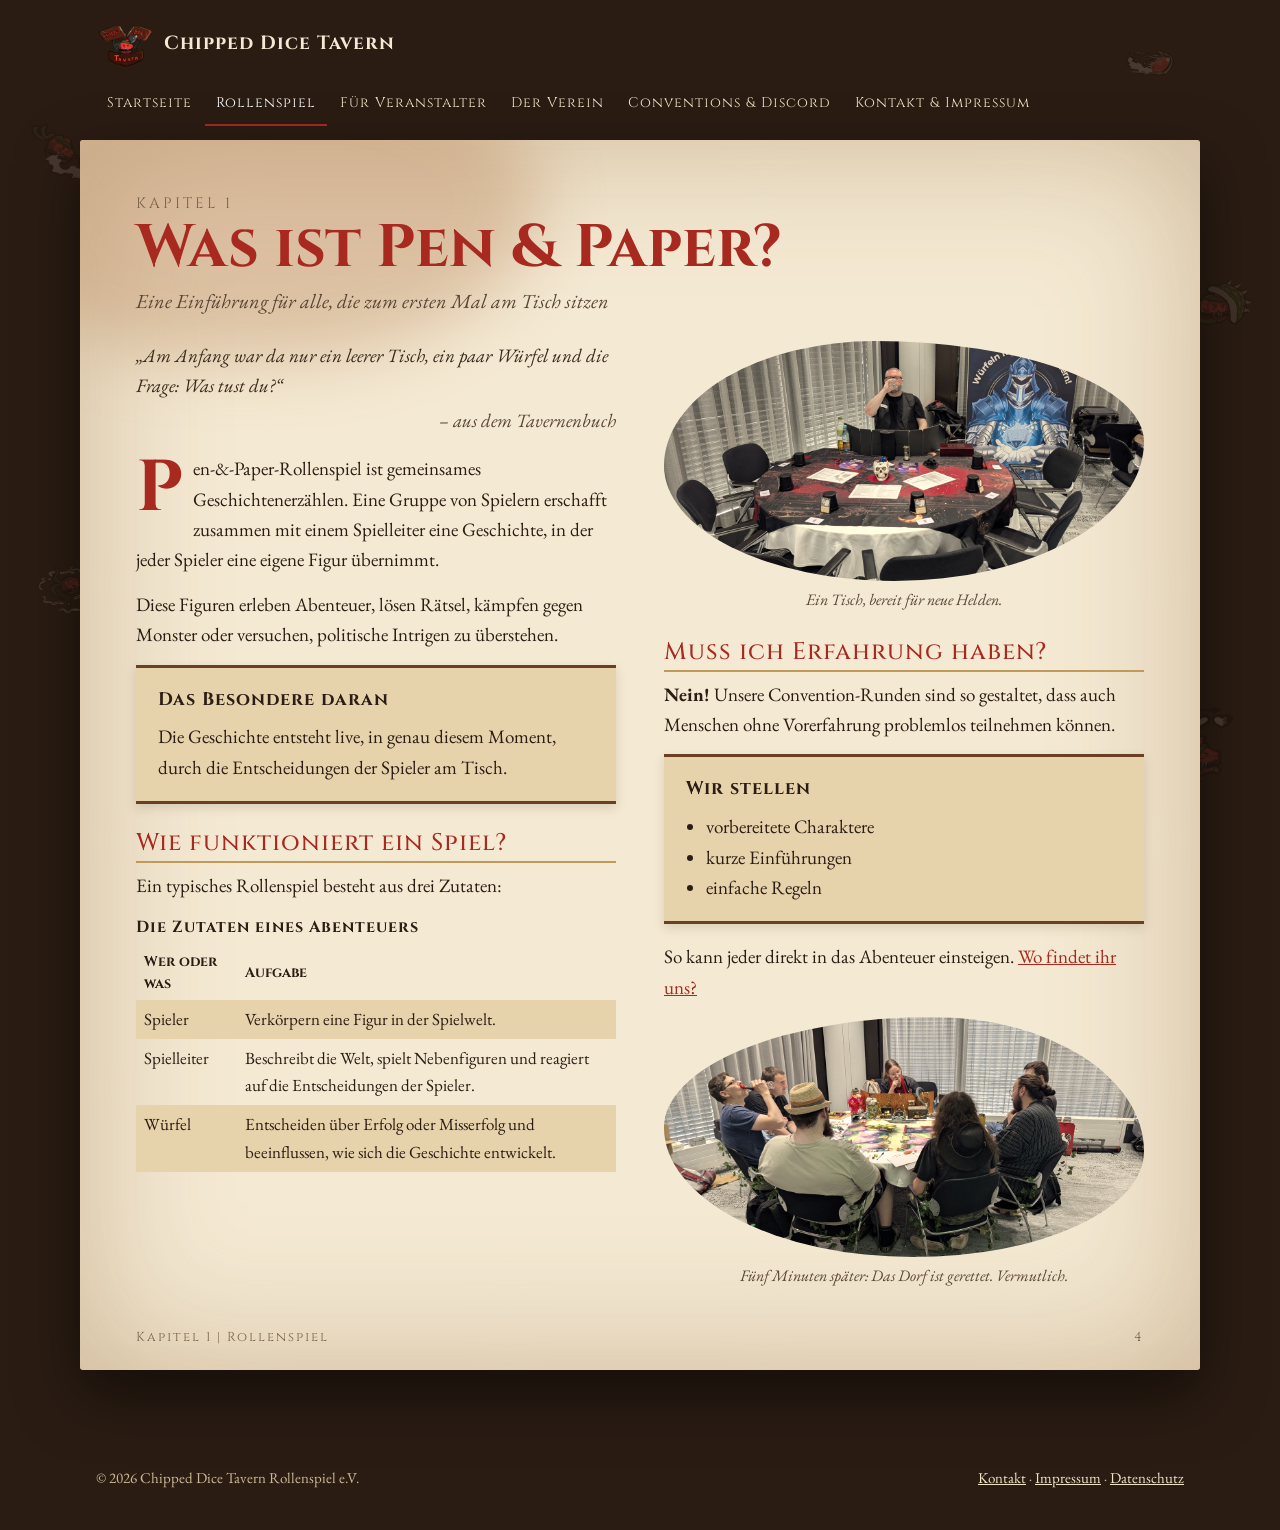
<file: rollenspiel/index.html>
<!DOCTYPE html>
<html lang="de">
<head>
    <meta charset="UTF-8">
    <meta name="viewport" content="width=device-width, initial-scale=1.0">
    <title>Rollenspiel – Chipped Dice Tavern</title>
    <meta name="description" content="Was ist Pen-&-Paper-Rollenspiel und wie funktioniert es? Eine Einführung der Chipped Dice Tavern.">
    <link rel="icon" type="image/png" href="../assets/images/favicon.png">
    <link rel="preconnect" href="https://fonts.googleapis.com">
    <link rel="preconnect" href="https://fonts.gstatic.com" crossorigin>
    <link href="https://fonts.googleapis.com/css2?family=Cinzel:wght@500;700&amp;family=EB+Garamond:ital,wght@0,400;0,500;0,600;1,400&amp;display=swap" rel="stylesheet">
    <link rel="stylesheet" href="../assets/css/style.css">
</head>
<body>
<a class="skip-link" href="#inhalt">Zum Inhalt springen</a>
<div class="drifters" aria-hidden="true">
    <img src="../assets/Icons/dice_kun_atk_400x400.png" alt="">
    <img src="../assets/Icons/dice_kun_def_400x400.png" alt="">
    <img src="../assets/Icons/dice_kun_special_400x400.png" alt="">
    <img src="../assets/Icons/dice_kun_healht_400x400.png" alt="">
    <img src="../assets/Icons/dice_kun_int_400x400.png" alt="">
    <img src="../assets/Icons/dice_kun_speed.2_400x400.png" alt="">
</div>

<header class="site-header">
    <a class="brand" href="../index.html">
        <img src="../assets/images/logo.png" alt="Chipped Dice Tavern Logo">
        <span>Chipped Dice Tavern</span>
    </a>
    <nav class="site-nav" aria-label="Hauptmenü">
        <ul>
            <li><a href="../index.html">Startseite</a></li>
            <li><a href="../rollenspiel/index.html" aria-current="page">Rollenspiel</a></li>
            <li><a href="../veranstalter/index.html">Für Veranstalter</a></li>
            <li><a href="../verein/index.html">Der Verein</a></li>
            <li><a href="../conventions/index.html">Conventions &amp; Discord</a></li>
            <li><a href="../kontakt/index.html">Kontakt &amp; Impressum</a></li>
        </ul>
    </nav>
</header>

<main id="inhalt">

<article class="sheet">
    <div class="wash wash-small" aria-hidden="true"></div>
    <div class="sheet-body">
        <p class="kicker">Kapitel 1</p>
        <h1>Was ist Pen &amp; Paper?</h1>
        <p class="subtitle">Eine Einführung für alle, die zum ersten Mal am Tisch sitzen</p>
        <div class="cols">
            <blockquote class="flavor-block">
                <p>„Am Anfang war da nur ein leerer Tisch, ein paar Würfel und die Frage: Was tust du?“</p>
                <footer>– aus dem Tavernenbuch</footer>
            </blockquote>
            <p class="dropcap">Pen-&amp;-Paper-Rollenspiel ist gemeinsames Geschichtenerzählen. Eine Gruppe von Spielern erschafft zusammen mit einem Spielleiter eine Geschichte, in der jeder Spieler eine eigene Figur übernimmt.</p>
            <p>Diese Figuren erleben Abenteuer, lösen Rätsel, kämpfen gegen Monster oder versuchen, politische Intrigen zu überstehen.</p>
            <aside class="box">
                <h3>Das Besondere daran</h3>
                <p>Die Geschichte entsteht live, in genau diesem Moment, durch die Entscheidungen der Spieler am Tisch.</p>
            </aside>
            <h2>Wie funktioniert ein Spiel?</h2>
            <p>Ein typisches Rollenspiel besteht aus drei Zutaten:</p>
            <div class="table-wrap">
                <table class="rb">
                    <caption>Die Zutaten eines Abenteuers</caption>
                    <thead><tr><th scope="col">Wer oder was</th><th scope="col">Aufgabe</th></tr></thead>
                    <tbody>
                        <tr><td>Spieler</td><td>Verkörpern eine Figur in der Spielwelt.</td></tr>
                        <tr><td>Spielleiter</td><td>Beschreibt die Welt, spielt Nebenfiguren und reagiert auf die Entscheidungen der Spieler.</td></tr>
                        <tr><td>Würfel</td><td>Entscheiden über Erfolg oder Misserfolg und beeinflussen, wie sich die Geschichte entwickelt.</td></tr>
                    </tbody>
                </table>
            </div>
            <figure class="plate">
                <img class="blob-b" src="../assets/images/spieltisch.jpg" alt="Vorbereiteter Spieltisch mit Charakterbögen und Würfeln">
                <figcaption>Ein Tisch, bereit für neue Helden.</figcaption>
            </figure>
            <h2>Muss ich Erfahrung haben?</h2>
            <p><strong>Nein!</strong> Unsere Convention-Runden sind so gestaltet, dass auch Menschen ohne Vorerfahrung problemlos teilnehmen können.</p>
            <aside class="box">
                <h3>Wir stellen</h3>
                <ul>
                    <li>vorbereitete Charaktere</li>
                    <li>kurze Einführungen</li>
                    <li>einfache Regeln</li>
                </ul>
            </aside>
            <p>So kann jeder direkt in das Abenteuer einsteigen. <a href="../conventions/index.html">Wo findet ihr uns?</a></p>
            <figure class="plate">
                <img class="blob-c" src="../assets/images/tisch.jpg" alt="Spielrunde in vollem Gange">
                <figcaption>Fünf Minuten später: Das Dorf ist gerettet. Vermutlich.</figcaption>
            </figure>
        </div>
    </div>
    <div class="sheet-foot"><span>Kapitel 1 | Rollenspiel</span><span>4</span></div>
</article>

</main>

<footer class="site-footer">
    <span>&copy; 2026 Chipped Dice Tavern Rollenspiel e.V.</span>
    <span><a href="../kontakt/index.html#kontakt">Kontakt</a> · <a href="../kontakt/index.html#impressum">Impressum</a> · <a href="../kontakt/index.html#datenschutz">Datenschutz</a></span>
</footer>
</body>
</html>
</file>
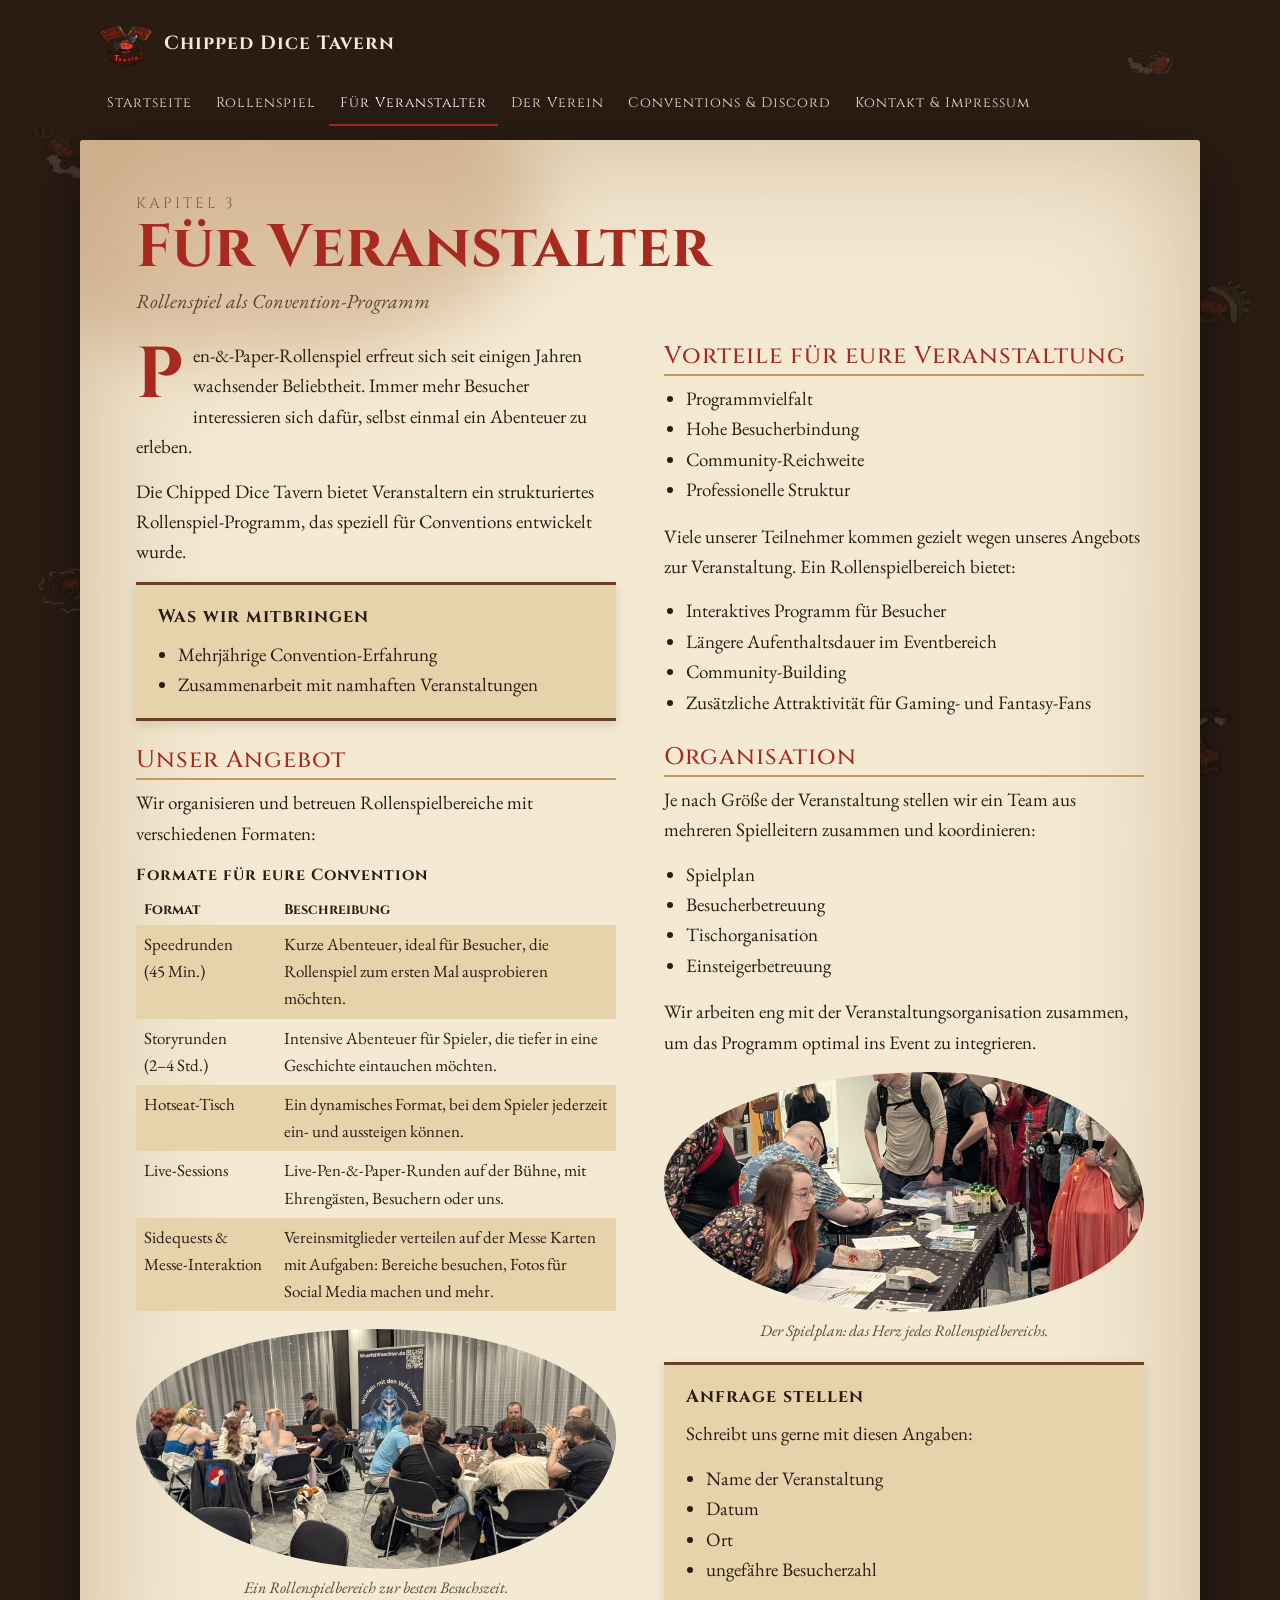
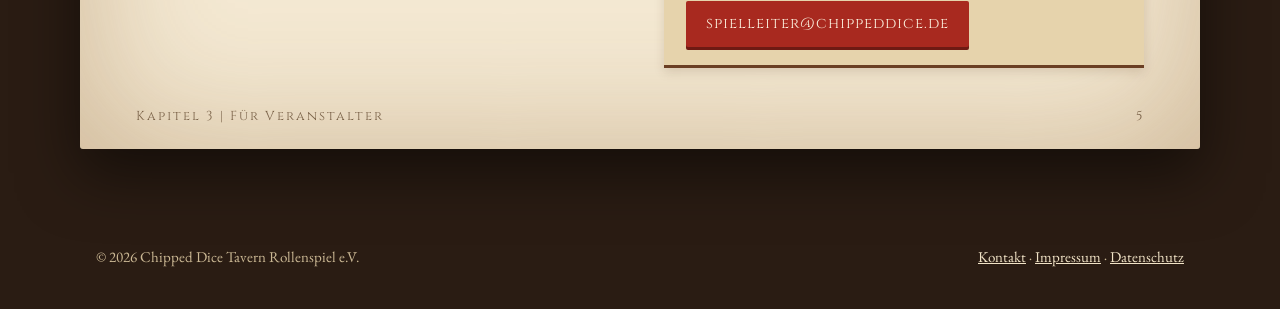
<file: veranstalter/index.html>
<!DOCTYPE html>
<html lang="de">
<head>
    <meta charset="UTF-8">
    <meta name="viewport" content="width=device-width, initial-scale=1.0">
    <title>Für Veranstalter – Chipped Dice Tavern</title>
    <meta name="description" content="Ein kompletter Pen-&-Paper-Rollenspielbereich für eure Convention: Speedrunden, Storyrunden, Hotseat-Tische und Live-Sessions.">
    <link rel="icon" type="image/png" href="../assets/images/favicon.png">
    <link rel="preconnect" href="https://fonts.googleapis.com">
    <link rel="preconnect" href="https://fonts.gstatic.com" crossorigin>
    <link href="https://fonts.googleapis.com/css2?family=Cinzel:wght@500;700&amp;family=EB+Garamond:ital,wght@0,400;0,500;0,600;1,400&amp;display=swap" rel="stylesheet">
    <link rel="stylesheet" href="../assets/css/style.css">
</head>
<body>
<a class="skip-link" href="#inhalt">Zum Inhalt springen</a>
<div class="drifters" aria-hidden="true">
    <img src="../assets/Icons/dice_kun_atk_400x400.png" alt="">
    <img src="../assets/Icons/dice_kun_def_400x400.png" alt="">
    <img src="../assets/Icons/dice_kun_special_400x400.png" alt="">
    <img src="../assets/Icons/dice_kun_healht_400x400.png" alt="">
    <img src="../assets/Icons/dice_kun_int_400x400.png" alt="">
    <img src="../assets/Icons/dice_kun_speed.2_400x400.png" alt="">
</div>

<header class="site-header">
    <a class="brand" href="../index.html">
        <img src="../assets/images/logo.png" alt="Chipped Dice Tavern Logo">
        <span>Chipped Dice Tavern</span>
    </a>
    <nav class="site-nav" aria-label="Hauptmenü">
        <ul>
            <li><a href="../index.html">Startseite</a></li>
            <li><a href="../rollenspiel/index.html">Rollenspiel</a></li>
            <li><a href="../veranstalter/index.html" aria-current="page">Für Veranstalter</a></li>
            <li><a href="../verein/index.html">Der Verein</a></li>
            <li><a href="../conventions/index.html">Conventions &amp; Discord</a></li>
            <li><a href="../kontakt/index.html">Kontakt &amp; Impressum</a></li>
        </ul>
    </nav>
</header>

<main id="inhalt">

<article class="sheet">
    <div class="wash wash-small" aria-hidden="true"></div>
    <div class="sheet-body">
        <p class="kicker">Kapitel 3</p>
        <h1>Für Veranstalter</h1>
        <p class="subtitle">Rollenspiel als Convention-Programm</p>
        <div class="cols">
            <p class="dropcap">Pen-&amp;-Paper-Rollenspiel erfreut sich seit einigen Jahren wachsender Beliebtheit. Immer mehr Besucher interessieren sich dafür, selbst einmal ein Abenteuer zu erleben.</p>
            <p>Die Chipped Dice Tavern bietet Veranstaltern ein strukturiertes Rollenspiel-Programm, das speziell für Conventions entwickelt wurde.</p>
            <aside class="box">
                <h3>Was wir mitbringen</h3>
                <ul>
                    <li>Mehrjährige Convention-Erfahrung</li>
                    <li>Zusammenarbeit mit namhaften Veranstaltungen</li>
                </ul>
            </aside>
            <h2>Unser Angebot</h2>
            <p>Wir organisieren und betreuen Rollenspielbereiche mit verschiedenen Formaten:</p>
            <div class="table-wrap">
                <table class="rb">
                    <caption>Formate für eure Convention</caption>
                    <thead><tr><th scope="col">Format</th><th scope="col">Beschreibung</th></tr></thead>
                    <tbody>
                        <tr><td>Speedrunden<br>(45 Min.)</td><td>Kurze Abenteuer, ideal für Besucher, die Rollenspiel zum ersten Mal ausprobieren möchten.</td></tr>
                        <tr><td>Storyrunden<br>(2–4 Std.)</td><td>Intensive Abenteuer für Spieler, die tiefer in eine Geschichte eintauchen möchten.</td></tr>
                        <tr><td>Hotseat-Tisch</td><td>Ein dynamisches Format, bei dem Spieler jederzeit ein- und aussteigen können.</td></tr>
                        <tr><td>Live-Sessions</td><td>Live-Pen-&amp;-Paper-Runden auf der Bühne, mit Ehrengästen, Besuchern oder uns.</td></tr>
                        <tr><td>Sidequests &amp; Messe-Interaktion</td><td>Vereinsmitglieder verteilen auf der Messe Karten mit Aufgaben: Bereiche besuchen, Fotos für Social Media machen und mehr.</td></tr>
                    </tbody>
                </table>
            </div>
            <figure class="plate">
                <img class="blob-a" src="../assets/images/halle.jpg" alt="Voll besetzte Spieltische in einer Convention-Halle">
                <figcaption>Ein Rollenspielbereich zur besten Besuchszeit.</figcaption>
            </figure>
            <h2>Vorteile für eure Veranstaltung</h2>
            <ul>
                <li>Programmvielfalt</li>
                <li>Hohe Besucherbindung</li>
                <li>Community-Reichweite</li>
                <li>Professionelle Struktur</li>
            </ul>
            <p>Viele unserer Teilnehmer kommen gezielt wegen unseres Angebots zur Veranstaltung. Ein Rollenspielbereich bietet:</p>
            <ul>
                <li>Interaktives Programm für Besucher</li>
                <li>Längere Aufenthaltsdauer im Eventbereich</li>
                <li>Community-Building</li>
                <li>Zusätzliche Attraktivität für Gaming- und Fantasy-Fans</li>
            </ul>
            <h2>Organisation</h2>
            <p>Je nach Größe der Veranstaltung stellen wir ein Team aus mehreren Spielleitern zusammen und koordinieren:</p>
            <ul>
                <li>Spielplan</li>
                <li>Besucherbetreuung</li>
                <li>Tischorganisation</li>
                <li>Einsteigerbetreuung</li>
            </ul>
            <p>Wir arbeiten eng mit der Veranstaltungsorganisation zusammen, um das Programm optimal ins Event zu integrieren.</p>
            <figure class="plate">
                <img class="blob-c" src="../assets/images/anmeldung.jpg" alt="Anmeldetisch der Tavern mit Spielplänen">
                <figcaption>Der Spielplan: das Herz jedes Rollenspielbereichs.</figcaption>
            </figure>
            <aside class="box">
                <h3>Anfrage stellen</h3>
                <p>Schreibt uns gerne mit diesen Angaben:</p>
                <ul>
                    <li>Name der Veranstaltung</li>
                    <li>Datum</li>
                    <li>Ort</li>
                    <li>ungefähre Besucherzahl</li>
                </ul>
                <p><a class="btn" href="mailto:spielleiter@chippeddice.de">spielleiter@chippeddice.de</a></p>
            </aside>
        </div>
    </div>
    <div class="sheet-foot"><span>Kapitel 3 | Für Veranstalter</span><span>5</span></div>
</article>

</main>

<footer class="site-footer">
    <span>&copy; 2026 Chipped Dice Tavern Rollenspiel e.V.</span>
    <span><a href="../kontakt/index.html#kontakt">Kontakt</a> · <a href="../kontakt/index.html#impressum">Impressum</a> · <a href="../kontakt/index.html#datenschutz">Datenschutz</a></span>
</footer>
</body>
</html>
</file>
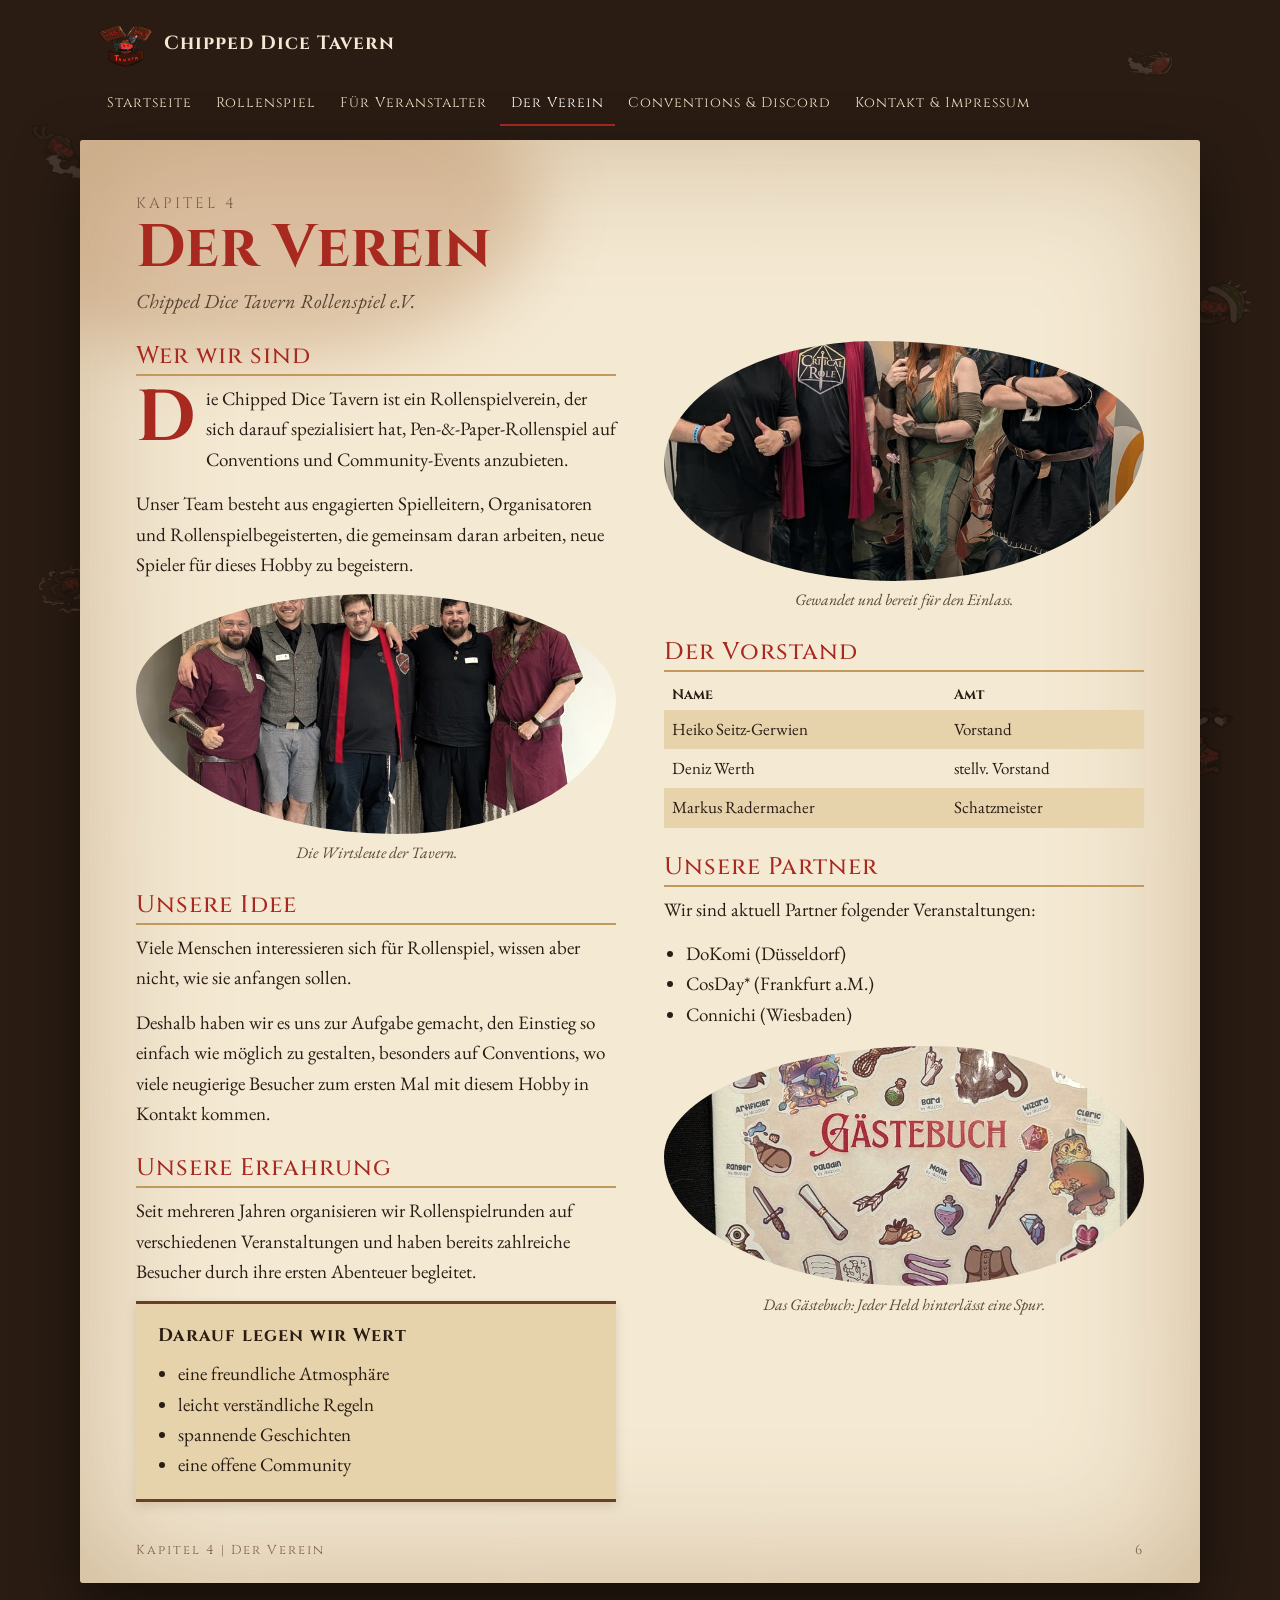
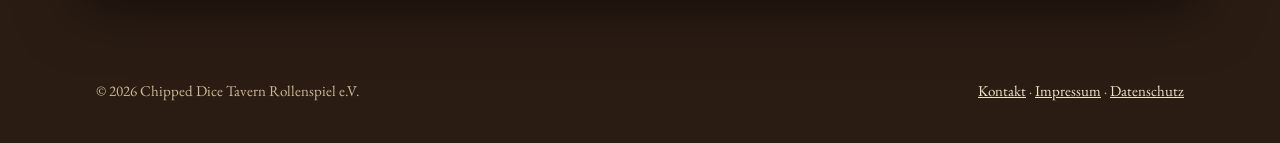
<file: verein/index.html>
<!DOCTYPE html>
<html lang="de">
<head>
    <meta charset="UTF-8">
    <meta name="viewport" content="width=device-width, initial-scale=1.0">
    <title>Der Verein – Chipped Dice Tavern</title>
    <meta name="description" content="Wer hinter der Chipped Dice Tavern steckt: unsere Idee, unsere Erfahrung und unser Vorstand.">
    <link rel="icon" type="image/png" href="../assets/images/favicon.png">
    <link rel="preconnect" href="https://fonts.googleapis.com">
    <link rel="preconnect" href="https://fonts.gstatic.com" crossorigin>
    <link href="https://fonts.googleapis.com/css2?family=Cinzel:wght@500;700&amp;family=EB+Garamond:ital,wght@0,400;0,500;0,600;1,400&amp;display=swap" rel="stylesheet">
    <link rel="stylesheet" href="../assets/css/style.css">
</head>
<body>
<a class="skip-link" href="#inhalt">Zum Inhalt springen</a>
<div class="drifters" aria-hidden="true">
    <img src="../assets/Icons/dice_kun_atk_400x400.png" alt="">
    <img src="../assets/Icons/dice_kun_def_400x400.png" alt="">
    <img src="../assets/Icons/dice_kun_special_400x400.png" alt="">
    <img src="../assets/Icons/dice_kun_healht_400x400.png" alt="">
    <img src="../assets/Icons/dice_kun_int_400x400.png" alt="">
    <img src="../assets/Icons/dice_kun_speed.2_400x400.png" alt="">
</div>

<header class="site-header">
    <a class="brand" href="../index.html">
        <img src="../assets/images/logo.png" alt="Chipped Dice Tavern Logo">
        <span>Chipped Dice Tavern</span>
    </a>
    <nav class="site-nav" aria-label="Hauptmenü">
        <ul>
            <li><a href="../index.html">Startseite</a></li>
            <li><a href="../rollenspiel/index.html">Rollenspiel</a></li>
            <li><a href="../veranstalter/index.html">Für Veranstalter</a></li>
            <li><a href="../verein/index.html" aria-current="page">Der Verein</a></li>
            <li><a href="../conventions/index.html">Conventions &amp; Discord</a></li>
            <li><a href="../kontakt/index.html">Kontakt &amp; Impressum</a></li>
        </ul>
    </nav>
</header>

<main id="inhalt">

<article class="sheet">
    <div class="wash wash-small" aria-hidden="true"></div>
    <div class="sheet-body">
        <p class="kicker">Kapitel 4</p>
        <h1>Der Verein</h1>
        <p class="subtitle">Chipped Dice Tavern Rollenspiel e.V.</p>
        <div class="cols">
            <h2>Wer wir sind</h2>
            <p class="dropcap">Die Chipped Dice Tavern ist ein Rollenspielverein, der sich darauf spezialisiert hat, Pen-&amp;-Paper-Rollenspiel auf Conventions und Community-Events anzubieten.</p>
            <p>Unser Team besteht aus engagierten Spielleitern, Organisatoren und Rollenspielbegeisterten, die gemeinsam daran arbeiten, neue Spieler für dieses Hobby zu begeistern.</p>
            <figure class="plate">
                <img class="blob-a" src="../assets/images/team.jpg" alt="Das Team der Chipped Dice Tavern">
                <figcaption>Die Wirtsleute der Tavern.</figcaption>
            </figure>
            <h2>Unsere Idee</h2>
            <p>Viele Menschen interessieren sich für Rollenspiel, wissen aber nicht, wie sie anfangen sollen.</p>
            <p>Deshalb haben wir es uns zur Aufgabe gemacht, den Einstieg so einfach wie möglich zu gestalten, besonders auf Conventions, wo viele neugierige Besucher zum ersten Mal mit diesem Hobby in Kontakt kommen.</p>
            <h2>Unsere Erfahrung</h2>
            <p>Seit mehreren Jahren organisieren wir Rollenspielrunden auf verschiedenen Veranstaltungen und haben bereits zahlreiche Besucher durch ihre ersten Abenteuer begleitet.</p>
            <aside class="box">
                <h3>Darauf legen wir Wert</h3>
                <ul>
                    <li>eine freundliche Atmosphäre</li>
                    <li>leicht verständliche Regeln</li>
                    <li>spannende Geschichten</li>
                    <li>eine offene Community</li>
                </ul>
            </aside>
            <figure class="plate">
                <img class="blob-b" src="../assets/images/crew.jpg" alt="Mitglieder der Tavern vor einer Fotowand">
                <figcaption>Gewandet und bereit für den Einlass.</figcaption>
            </figure>
            <h2>Der Vorstand</h2>
            <div class="table-wrap">
                <table class="rb">
                    <thead><tr><th scope="col">Name</th><th scope="col">Amt</th></tr></thead>
                    <tbody>
                        <tr><td>Heiko Seitz-Gerwien</td><td>Vorstand</td></tr>
                        <tr><td>Deniz Werth</td><td>stellv. Vorstand</td></tr>
                        <tr><td>Markus Radermacher</td><td>Schatzmeister</td></tr>
                    </tbody>
                </table>
            </div>
            <h2>Unsere Partner</h2>
            <p>Wir sind aktuell Partner folgender Veranstaltungen:</p>
            <ul>
                <li>DoKomi (Düsseldorf)</li>
                <li>CosDay* (Frankfurt a.M.)</li>
                <li>Connichi (Wiesbaden)</li>
            </ul>
            <figure class="plate">
                <img class="blob-c" src="../assets/images/gaestebuch.jpg" alt="Das illustrierte Gästebuch der Tavern">
                <figcaption>Das Gästebuch: Jeder Held hinterlässt eine Spur.</figcaption>
            </figure>
        </div>
    </div>
    <div class="sheet-foot"><span>Kapitel 4 | Der Verein</span><span>6</span></div>
</article>

</main>

<footer class="site-footer">
    <span>&copy; 2026 Chipped Dice Tavern Rollenspiel e.V.</span>
    <span><a href="../kontakt/index.html#kontakt">Kontakt</a> · <a href="../kontakt/index.html#impressum">Impressum</a> · <a href="../kontakt/index.html#datenschutz">Datenschutz</a></span>
</footer>
</body>
</html>
</file>
<file: assets/css/style.css>
/* ==========================================================
   Chipped Dice Tavern – "Das Tavernenbuch"
   Regelbuch-Stil: Pergament, zwei Spalten, Kapitälchen.
   Pure HTML/CSS, keine Abhängigkeiten außer Google Fonts.
   ========================================================== */

:root {
    --night: #2a1c13;        /* Hintergrund um die Seiten */
    --parchment: #f4e9d3;    /* Seite */
    --parchment-2: #e6d3ac;  /* Kästen, Tabellenzeilen */
    --parchment-3: #f8efdc;  /* Werteblock */
    --ink: #2b1d14;          /* Fließtext */
    --ink-soft: #5a4636;     /* Flavor, Bildunterschriften */
    --ink-mute: #7a6248;     /* Seitenfuß */
    --red: #a8291f;          /* Überschriften, Siegelrot aus dem Logo */
    --red-dark: #7a1c14;
    --wood: #6b3f24;         /* Holzbraun aus dem Logo */
    --gold: #c19a5b;         /* Linien unter Überschriften */
    --green: #2f5d3a;        /* Bandana-Grün aus dem Logo */
    --cream: #fbefdc;
    --display: 'Cinzel', 'Times New Roman', serif;
    --body: 'EB Garamond', Georgia, serif;
}

* { box-sizing: border-box; }

html { scroll-behavior: smooth; }

body {
    margin: 0;
    background: var(--night);
    color: var(--ink);
    font-family: var(--body);
    font-size: 19px;
    line-height: 1.6;
    overflow-x: hidden;
}

img { max-width: 100%; }

a { color: var(--red); }
a:hover { color: var(--red-dark); }

:focus-visible { outline: 3px solid var(--gold); outline-offset: 3px; }

.skip-link {
    position: absolute; left: -9999px; top: 8px;
    background: var(--parchment); color: var(--ink); padding: 8px 14px; z-index: 100;
}
.skip-link:focus { left: 16px; }

/* ---------- Schwebende Dice-Kuns im Hintergrund ---------- */
.drifters { position: fixed; inset: 0; pointer-events: none; z-index: 0; overflow: hidden; }
.drifters img { position: absolute; width: 90px; opacity: 0.16; }
.drifters img:nth-child(1) { left: 2%;  top: 12%; animation: drift 9s ease-in-out infinite; }
.drifters img:nth-child(2) { right: 2%; top: 30%; width: 70px; animation: drift2 11s ease-in-out infinite; }
.drifters img:nth-child(3) { left: 3%;  top: 62%; width: 64px; animation: drift2 13s ease-in-out infinite; }
.drifters img:nth-child(4) { right: 3%; top: 78%; animation: drift 10s ease-in-out infinite; }
.drifters img:nth-child(5) { left: 47%; top: 94%; width: 56px; animation: drift 12s ease-in-out infinite; }
.drifters img:nth-child(6) { right: 8%; top: 4%; width: 58px; animation: drift2 14s ease-in-out infinite; }

@keyframes drift  { 0%,100% { transform: translateY(0) rotate(-8deg); }  50% { transform: translateY(-22px) rotate(7deg); } }
@keyframes drift2 { 0%,100% { transform: translateY(0) rotate(9deg); }   50% { transform: translateY(18px) rotate(-6deg); } }

.bob  { animation: drift 6s ease-in-out infinite; }
.bob2 { animation: drift2 7.5s ease-in-out infinite; }

@media (prefers-reduced-motion: reduce) {
    .drifters img, .bob, .bob2 { animation: none; }
    html { scroll-behavior: auto; }
}

/* ---------- Kopfzeile ---------- */
.site-header, main, .site-footer { position: relative; z-index: 1; }

.site-header {
    max-width: 1120px; margin: 0 auto; padding: 14px 16px;
    display: flex; flex-wrap: wrap; align-items: center; justify-content: space-between; gap: 10px;
}
.brand { display: flex; align-items: center; gap: 10px; color: var(--parchment); text-decoration: none; }
.brand:hover { color: #fff; }
.brand img { width: 58px; height: 58px; object-fit: contain; }
.brand span { font-family: var(--display); font-weight: 700; font-size: 19px; letter-spacing: 1px; }

.site-nav ul { list-style: none; margin: 0; padding: 0; display: flex; flex-wrap: wrap; gap: 0 2px; }
.site-nav a {
    display: inline-flex; align-items: center; min-height: 44px; padding: 0 11px;
    color: #f1e3c6; text-decoration: none; font-family: var(--display); font-size: 14px; letter-spacing: 1px;
    border-bottom: 2px solid transparent;
}
.site-nav a:hover { color: #fff; border-bottom-color: var(--gold); }
.site-nav a[aria-current="page"] { color: #fff; border-bottom-color: var(--red); }

/* ---------- Buchseiten ---------- */
main { padding: 0 16px 56px; }

.sheet {
    position: relative; max-width: 1120px; margin: 0 auto 40px;
    background: var(--parchment); border-radius: 3px; overflow: hidden;
    box-shadow: inset 0 0 140px rgba(140, 95, 45, 0.38), 0 24px 60px rgba(0, 0, 0, 0.5);
}
.sheet-body { position: relative; padding: 52px 56px 24px; }
.sheet-foot {
    position: relative; padding: 14px 56px 22px;
    display: flex; flex-wrap: wrap; justify-content: space-between; gap: 8px;
    font-family: var(--display); font-size: 13px; letter-spacing: 2px; color: var(--ink-mute);
}

/* Aquarell-Flecken */
.wash { position: absolute; pointer-events: none; filter: blur(34px); }
.wash-1 { left: -80px; top: -120px; width: 760px; height: 560px; border-radius: 42% 58% 61% 39% / 45% 38% 62% 55%; background: #b8865a; opacity: 0.55; }
.wash-2 { left: 300px; top: 40px; width: 620px; height: 300px; border-radius: 60% 40% 50% 50%; background: #5a3a28; opacity: 0.35; filter: blur(40px); }
.wash-3 { right: -120px; top: 180px; width: 420px; height: 260px; border-radius: 50%; background: #d8c7a6; opacity: 0.8; filter: blur(30px); }
.wash-small { left: -60px; top: -80px; width: 520px; height: 300px; border-radius: 48% 52% 60% 40%; background: #b8865a; opacity: 0.4; }

/* Hero-Bereich der Startseite */
.hero { position: relative; padding: 48px 56px 0; display: flex; flex-wrap: wrap; gap: 40px; align-items: flex-end; }
.hero-art { flex: 1 1 440px; min-width: 0; position: relative; }
.hero-art > img:first-child {
    display: block; width: 100%; height: 440px; object-fit: cover;
    border-radius: 46% 54% 38% 62% / 52% 40% 60% 48%;
    filter: sepia(0.25) contrast(1.05); box-shadow: 0 0 0 8px rgba(244, 233, 211, 0.6);
}
.hero-art .mascot { position: absolute; right: 10px; bottom: -10px; width: 120px; height: 120px; object-fit: contain; }
.hero-quote { flex: 1 1 400px; min-width: 0; padding-bottom: 12px; }

/* ---------- Typografie ---------- */
.kicker { margin: 0; font-family: var(--display); font-size: 15px; letter-spacing: 3px; color: var(--ink-mute); text-transform: uppercase; }

h1, .h1 {
    margin: 0 0 6px; font-family: var(--display); font-weight: 700;
    font-size: clamp(36px, 5vw, 60px); line-height: 1.05; color: var(--red);
}
.subtitle { margin: 0 0 24px; font-style: italic; font-size: 20px; color: var(--ink-soft); }

.cols h2, .rule {
    margin: 24px 0 8px; padding-bottom: 3px; border-bottom: 2px solid var(--gold);
    font-family: var(--display); font-weight: 500; font-size: 24px; letter-spacing: 1px; line-height: 1.25;
    color: var(--red); break-after: avoid;
}
.cols h3 {
    margin: 18px 0 4px; font-family: var(--display); font-weight: 700; font-size: 18px; letter-spacing: 1px;
    color: var(--ink); break-after: avoid;
}
.cols > :first-child { margin-top: 0; }
.cols p { margin: 0 0 14px; }
.cols ul, .cols ol { margin: 0 0 16px; padding-left: 22px; }

.cols { columns: 2 380px; column-gap: 48px; }
.single { max-width: 760px; }

.dropcap::first-letter {
    float: left; margin: 6px 10px 0 0; font-family: var(--display); font-weight: 700;
    font-size: 72px; line-height: 0.8; color: var(--red);
}

.flavor { margin: 0 0 14px; font-style: italic; font-size: 21px; line-height: 1.5; color: #3a2a1d; }
.flavor-by { margin: 0; text-align: right; font-style: italic; color: var(--ink-soft); }
blockquote.flavor-block { margin: 0 0 18px; padding: 0; break-inside: avoid; }
blockquote.flavor-block p { margin: 0; font-style: italic; color: #3a2a1d; }
blockquote.flavor-block footer { margin-top: 4px; text-align: right; font-style: italic; color: var(--ink-soft); }

/* ---------- Kästen ---------- */
.box {
    break-inside: avoid; margin: 0 0 18px; padding: 18px 22px;
    background: var(--parchment-2); border-top: 3px solid var(--wood); border-bottom: 3px solid var(--wood);
    box-shadow: 0 4px 10px rgba(80, 50, 20, 0.15);
}
.box h3 { margin: 0 0 8px; font-family: var(--display); font-weight: 700; font-size: 18px; letter-spacing: 1px; }
.box p:last-child, .box ul:last-child { margin-bottom: 0; }
.box ul { padding-left: 20px; }

.box-green { position: relative; background: var(--green); color: var(--parchment); border-color: #1d3a24; }
.box-green h3 { color: var(--cream); }
.box-green a:not(.btn) { color: #ffe1b8; }
.box-green .mascot { position: absolute; right: 14px; top: -34px; width: 76px; height: 76px; object-fit: contain; }

/* ---------- Buttons ---------- */
.btn {
    display: inline-flex; align-items: center; min-height: 46px; padding: 0 20px;
    background: var(--red); color: var(--cream); border-radius: 2px;
    font-family: var(--display); font-size: 15px; letter-spacing: 1px; text-decoration: none;
    box-shadow: 0 3px 0 #6e1a13;
}
.btn:hover { background: #8f2219; color: #fff; }
.btn-light { background: var(--parchment); color: var(--green); box-shadow: none; }
.btn-light:hover { background: #fff; color: var(--green); }

/* ---------- Tabellen ---------- */
.table-wrap { break-inside: avoid; margin: 0 0 18px; overflow-x: auto; }
table.rb { width: 100%; border-collapse: collapse; font-size: 17px; }
table.rb caption { text-align: left; font-family: var(--display); font-weight: 700; font-size: 16px; letter-spacing: 1px; padding-bottom: 6px; }
table.rb th { text-align: left; padding: 4px 8px; font-family: var(--display); font-size: 14px; }
table.rb td { padding: 6px 8px; vertical-align: top; }
table.rb tbody tr:nth-child(odd) { background: var(--parchment-2); }
.tbd { font-style: italic; color: var(--ink-soft); }

/* ---------- Bilder ---------- */
figure.plate { break-inside: avoid; margin: 0 0 18px; }
figure.plate img { display: block; width: 100%; height: 240px; object-fit: cover; filter: sepia(0.25); }
figure.plate figcaption { padding-top: 6px; font-style: italic; font-size: 16px; text-align: center; color: var(--ink-soft); }
.blob-a { border-radius: 50% 50% 46% 54% / 40% 44% 56% 60%; }
.blob-b { border-radius: 44% 56% 52% 48% / 52% 42% 58% 48%; }
.blob-c { border-radius: 56% 44% 48% 52% / 46% 56% 44% 54%; }

.gallery { display: grid; grid-template-columns: repeat(3, minmax(0, 1fr)); gap: 10px; margin: 0 0 18px; }
.gallery img { width: 100%; height: 160px; object-fit: cover; filter: sepia(0.25); }
.gallery img:nth-child(3n+1) { border-radius: 40% 60% 45% 55% / 50% 45% 55% 50%; }
.gallery img:nth-child(3n+2) { border-radius: 55% 45% 60% 40% / 45% 55% 45% 55%; }
.gallery img:nth-child(3n)   { border-radius: 45% 55% 40% 60% / 55% 45% 55% 45%; }

/* ---------- Werteblock ---------- */
.statblock {
    break-inside: avoid; margin: 0 0 18px; padding: 16px 20px;
    background: var(--parchment-3); border-top: 4px solid var(--red); border-bottom: 4px solid var(--red);
    box-shadow: 0 4px 14px rgba(80, 50, 20, 0.22); font-size: 17px;
}
.statblock .head { display: flex; align-items: center; justify-content: space-between; gap: 12px; }
.statblock h3 { margin: 0; font-family: var(--display); font-weight: 700; font-size: 24px; color: var(--red); }
.statblock .type { margin: 0; font-style: italic; }
.statblock .head img { width: 72px; height: 72px; object-fit: contain; }
.statblock hr { height: 2px; margin: 8px 0; border: 0; background: var(--red); }
.statblock p { margin: 0 0 4px; }
.statblock dl { display: grid; grid-template-columns: repeat(6, minmax(0, 1fr)); margin: 0; text-align: center; color: var(--red-dark); }
.statblock dt { font-family: var(--display); font-weight: 700; font-size: 13px; }
.statblock dd { margin: 0; }

/* ---------- Zweispaltiges Layout außerhalb von .cols ---------- */
.split { display: flex; flex-wrap: wrap; gap: 40px; }
.split > * { flex: 1 1 400px; min-width: 0; }
.stack > * + * { margin-top: 20px; }

/* ---------- Rechtstexte ---------- */
.legal { max-width: 820px; font-size: 17px; }
.legal h2 { margin: 30px 0 8px; padding-bottom: 3px; border-bottom: 2px solid var(--gold); font-family: var(--display); font-weight: 500; font-size: 22px; color: var(--red); }
.legal h3 { margin: 22px 0 6px; font-family: var(--display); font-weight: 700; font-size: 17px; letter-spacing: 0.5px; }
.legal h4 { margin: 16px 0 4px; font-size: 17px; font-weight: 600; }
.legal h5 { margin: 12px 0 4px; font-size: 17px; font-style: italic; font-weight: 500; }
.legal p { margin: 0 0 12px; }
.legal a { overflow-wrap: anywhere; }

/* ---------- Fußzeile ---------- */
.site-footer {
    max-width: 1120px; margin: 0 auto; padding: 0 16px 40px;
    display: flex; flex-wrap: wrap; justify-content: space-between; gap: 10px;
    color: #cbb894; font-size: 15px;
}
.site-footer a { color: #f1e3c6; }
.site-footer a:hover { color: #fff; }

/* ---------- Mobil ---------- */
@media (max-width: 700px) {
    body { font-size: 18px; }
    .sheet-body, .hero { padding-left: 22px; padding-right: 22px; }
    .sheet-foot { padding-left: 22px; padding-right: 22px; }
    .hero { padding-top: 28px; }
    .hero-art > img:first-child { height: 300px; }
    .hero-art .mascot { width: 84px; height: 84px; }
    .gallery { grid-template-columns: repeat(2, minmax(0, 1fr)); }
    .gallery img { height: 130px; }
    .drifters img { opacity: 0.1; }
    .statblock dl { grid-template-columns: repeat(3, minmax(0, 1fr)); row-gap: 6px; }
}
table.rb.dates td:first-child { white-space: nowrap; }
</file>
